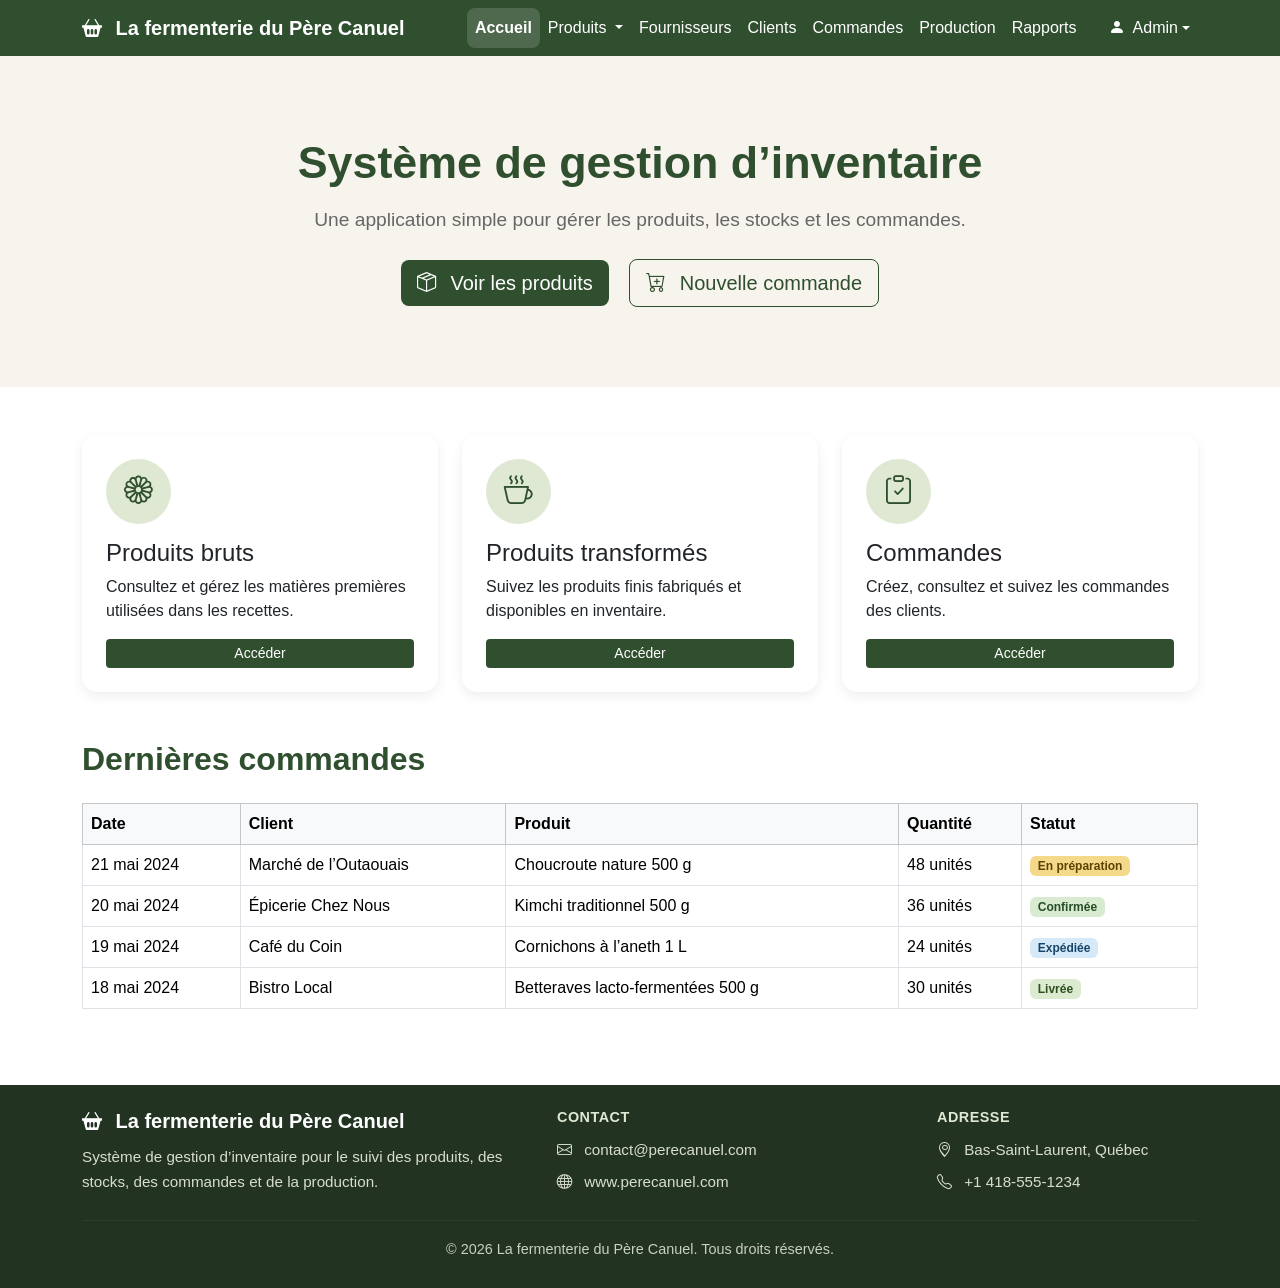
<file: TravailSessionBD/index.html>
<!DOCTYPE html>
<html lang="fr">
<head>
    <meta charset="UTF-8">
    <meta name="viewport" content="width=device-width, initial-scale=1">
    <title>Gestion d'inventaire - Père Canuel</title>
    <link href="https://cdn.jsdelivr.net/npm/bootstrap@5.3.3/dist/css/bootstrap.min.css" rel="stylesheet">
    <link href="https://cdn.jsdelivr.net/npm/bootstrap-icons@1.11.3/font/bootstrap-icons.css" rel="stylesheet">
    <link type="text/css" rel="stylesheet" href="styles/index.css"/>
</head>

<body>
  <nav class="navbar navbar-expand-lg navbar-dark">
    <div class="container">

      <a class="navbar-brand fw-bold" href="index.html">
        <i class="bi bi-basket2-fill me-2"></i>
        La fermenterie du Père Canuel
      </a>

      <button 
        class="navbar-toggler" 
        type="button" 
        data-bs-toggle="collapse" 
        data-bs-target="#navbarMenu"
      >
        <span class="navbar-toggler-icon"></span>
      </button>

      <div class="collapse navbar-collapse" id="navbarMenu">
        <ul class="navbar-nav ms-auto">

          <li class="nav-item">
            <a class="nav-link active" href="index.html">Accueil</a>
          </li>
          <li class="nav-item dropdown">
            <a class="nav-link dropdown-toggle" href="#" id="produitsDropdown" 
              role="button" data-bs-toggle="dropdown" aria-expanded="false">
              Produits
            </a>

            <ul class="dropdown-menu" aria-labelledby="produitsDropdown">
              <li>
                <a class="dropdown-item" href="produits-bruts.html">
                  Produits bruts
                </a>
              </li>

              <li>
                <a class="dropdown-item" href="produits-transformes.html">
                  Produits transformés
                </a>
              </li>
            </ul>
          </li>

          <li class="nav-item">
            <a class="nav-link" href="fournisseurs.html">Fournisseurs</a>
          </li>

          <li class="nav-item">
            <a class="nav-link" href="clients.html">Clients</a>
          </li>

          <li class="nav-item">
            <a class="nav-link" href="commandes.html">Commandes</a>
          </li>

          <li class="nav-item">
            <a class="nav-link" href="production.html">Production</a>
          </li>

          <li class="nav-item">
            <a class="nav-link" href="rapports.html">Rapports</a>
          </li>

          <li class="nav-item dropdown ms-lg-3">
            <a class="nav-link dropdown-toggle d-flex align-items-center" 
              href="#" id="userDropdown" role="button" 
              data-bs-toggle="dropdown" aria-expanded="false">
              <span class="user-avatar me-2">
                <i class="bi bi-person-fill"></i>
              </span>
              Admin
            </a>

            <ul class="dropdown-menu dropdown-menu-end" aria-labelledby="userDropdown">
              <li> 
                <a class="dropdown-item" href="#">
                  <i class="bi bi-person-circle me-2"></i>
                  Mon profil
                </a>
              </li>

              <li>
                <a class="dropdown-item" href="#">
                  <i class="bi bi-gear me-2"></i>
                  Paramètres
                </a>
              </li>

              <li>
                <hr class="dropdown-divider">
              </li>

              <li>
                <a class="dropdown-item text-danger" href="connexion.html">
                  <i class="bi bi-box-arrow-right me-2"></i>
                  Se déconnecter
                </a>
              </li>
            </ul>
          </li>
        </ul>
      </div>
    </div>
  </nav>
  <header class="hero">
    <div class="container">
      <h1>Système de gestion d’inventaire</h1>
      <p class="mt-3">
        Une application simple pour gérer les produits, les stocks et les commandes.
      </p>

      <div class="mt-4">
        <a href="produits.html" class="btn btn-principal btn-lg me-md-3">
          <i class="bi bi-box-seam me-2"></i>
          Voir les produits
        </a>

        <a href="commandes.html" class="btn btn-outline-principal btn-lg">
          <i class="bi bi-cart-plus me-2"></i>
          Nouvelle commande
        </a>
      </div>

    </div>
  </header>

  <main class="container my-5">
    <div class="row g-4">
      <div class="col-md-4">
        <div class="card feature-card h-100 p-4">
          <div class="icon-circle">
            <i class="bi bi-flower1"></i>
          </div>
          <h4>Produits bruts</h4>
          <p>
            Consultez et gérez les matières premières utilisées dans les recettes.
          </p>
          <a href="produits-bruts.html" class="btn btn-sm btn-principal mt-auto">
            Accéder
          </a>
        </div>
      </div>

      <div class="col-md-4">
        <div class="card feature-card h-100 p-4">
          <div class="icon-circle">
            <i class="bi bi-cup-hot"></i>
          </div>
          <h4>Produits transformés</h4>
          <p>
            Suivez les produits finis fabriqués et disponibles en inventaire.
          </p>
          <a href="produits-transformes.html" class="btn btn-sm btn-principal mt-auto">
            Accéder
          </a>
        </div>
      </div>

      <div class="col-md-4">
        <div class="card feature-card h-100 p-4">
          <div class="icon-circle">
            <i class="bi bi-clipboard-check"></i>
          </div>
          <h4>Commandes</h4>
          <p>
            Créez, consultez et suivez les commandes des clients.
          </p>
          <a href="commandes.html" class="btn btn-sm btn-principal mt-auto">
            Accéder
          </a>
        </div>
      </div>

    </div>

    <!-- Dernières commandes -->
    <section class="mt-5">

      <h2 class="section-title mb-4">Dernières commandes</h2>

      <div class="table-responsive">
        <table class="table table-bordered align-middle">
          <thead class="table-light">
            <tr>
              <th>Date</th>
              <th>Client</th>
              <th>Produit</th>
              <th>Quantité</th>
              <th>Statut</th>
            </tr>
          </thead>

          <tbody>
            <tr>
              <td>21 mai 2024</td>
              <td>Marché de l’Outaouais</td>
              <td>Choucroute nature 500 g</td>
              <td>48 unités</td>
              <td>
                <span class="badge badge-preparation">
                  En préparation
                </span>
              </td>
            </tr>

            <tr>
              <td>20 mai 2024</td>
              <td>Épicerie Chez Nous</td>
              <td>Kimchi traditionnel 500 g</td>
              <td>36 unités</td>
              <td>
                <span class="badge badge-confirmee">
                  Confirmée
                </span>
              </td>
            </tr>

            <tr>
              <td>19 mai 2024</td>
              <td>Café du Coin</td>
              <td>Cornichons à l’aneth 1 L</td>
              <td>24 unités</td>
              <td>
                <span class="badge badge-expediee">
                  Expédiée
                </span>
              </td>
            </tr>

            <tr>
              <td>18 mai 2024</td>
              <td>Bistro Local</td>
              <td>Betteraves lacto-fermentées 500 g</td>
              <td>30 unités</td>
              <td>
                <span class="badge badge-livree">
                  Livrée
                </span>
              </td>
            </tr>
          </tbody>
        </table>
      </div>

    </section>

  </main>

  <footer class="footer-pro">
  <div class="container py-4">
    <div class="row gy-4 align-items-center">
      <div class="col-lg-5 col-md-12">
        <h5 class="footer-title">
          <i class="bi bi-basket2-fill me-2"></i>
          La fermenterie du Père Canuel
        </h5>

        <p class="footer-text mb-0">
          Système de gestion d’inventaire pour le suivi des produits,
          des stocks, des commandes et de la production.
        </p>
      </div>

      <div class="col-lg-4 col-md-12">
        <h6 class="footer-subtitle">Contact</h6>

        <p class="footer-text mb-2">
          <i class="bi bi-envelope me-2"></i>
            contact@perecanuel.com
        </p>

        <p class="footer-text mb-0">
          <i class="bi bi-globe me-2"></i>
            www.perecanuel.com
        </p>
      </div>
      <div class="col-lg-3 col-md-12">
        <h6 class="footer-subtitle">Adresse</h6>
        <p class="footer-text mb-2">
          <i class="bi bi-geo-alt me-2"></i>
            Bas-Saint-Laurent, Québec
        </p>
        <p class="footer-text mb-0">
          <i class="bi bi-telephone me-2"></i>
            +1 418-555-1234
        </p>
      </div>

    </div>
    <hr class="footer-line">
      <div class="text-center">
        <p class="footer-bottom mb-1">
          © 2026 La fermenterie du Père Canuel. Tous droits réservés.
        </p>
      </div>
  </div>
</footer>

  <!-- Bootstrap JS -->
  <script 
    src="https://cdn.jsdelivr.net/npm/bootstrap@5.3.3/dist/js/bootstrap.bundle.min.js">
  </script>

</body>
</html>
</file>
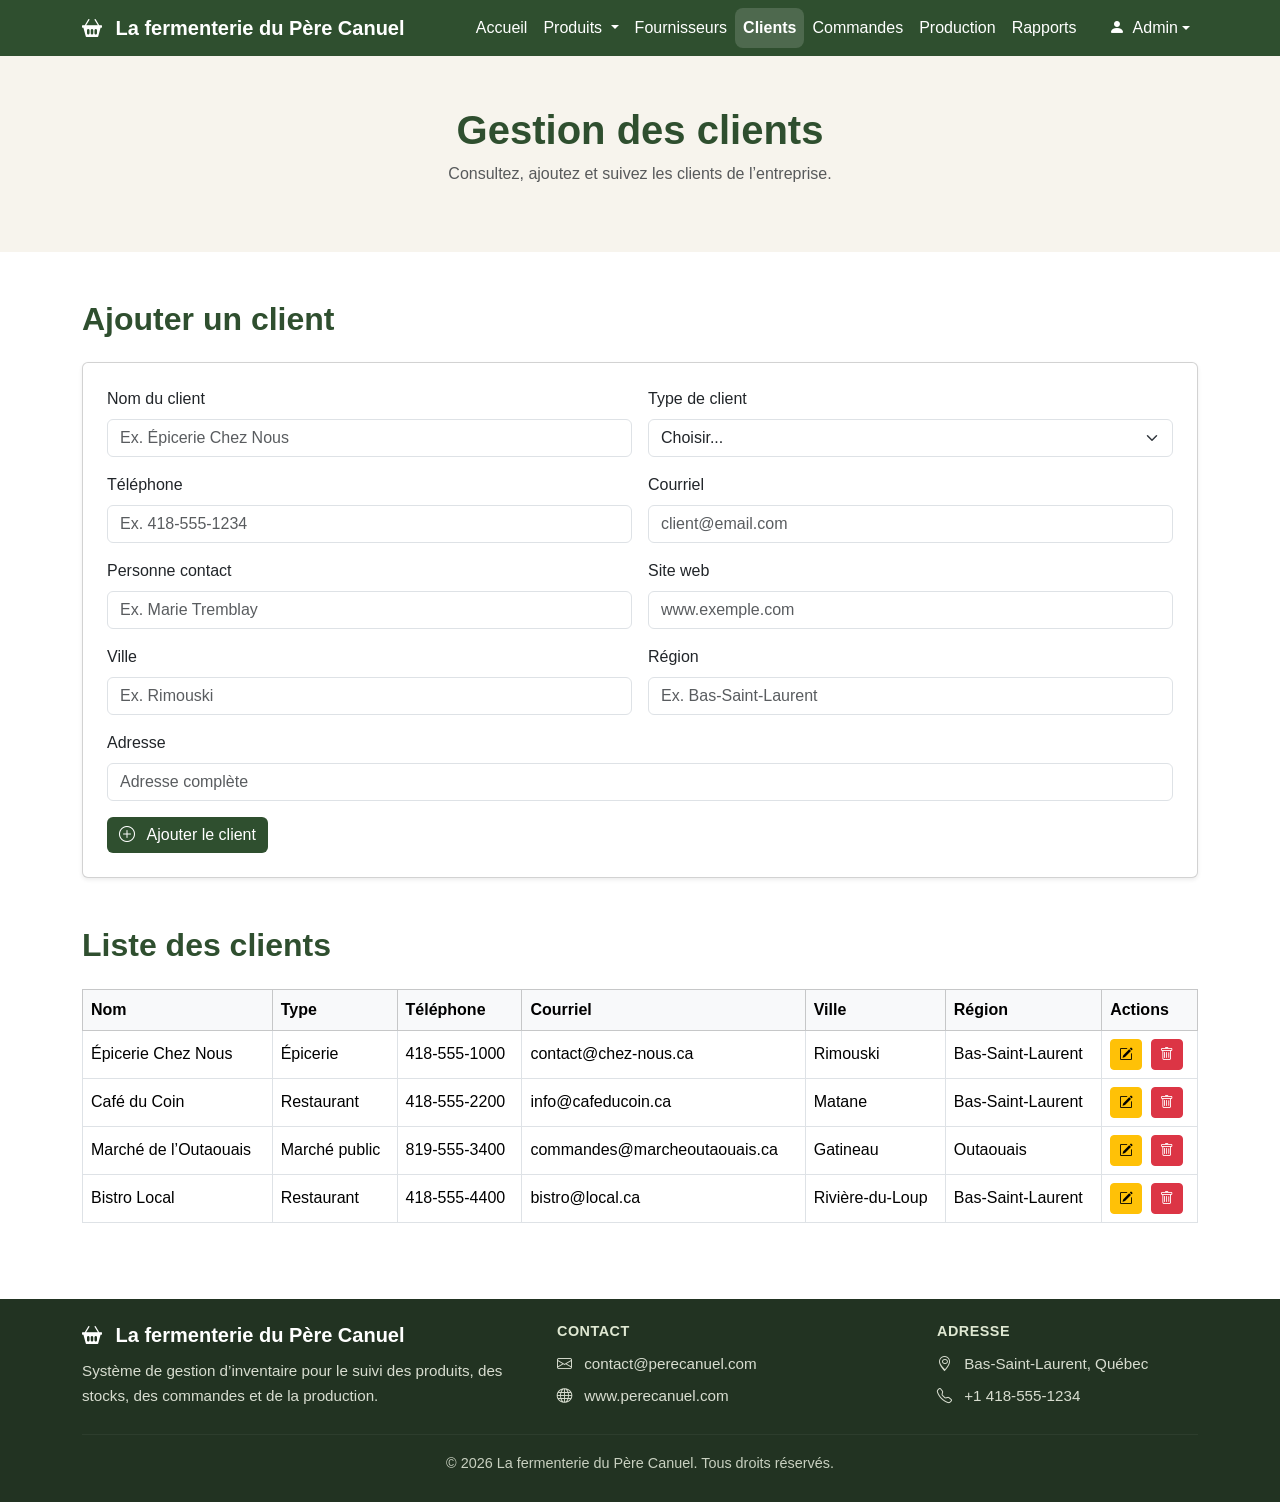
<file: TravailSessionBD/clients.html>
<!DOCTYPE html>
<html lang="fr">
<head>
  <meta charset="UTF-8">
  <meta name="viewport" content="width=device-width, initial-scale=1">
  <title>Clients - Père Canuel</title>
  <link href="https://cdn.jsdelivr.net/npm/bootstrap@5.3.3/dist/css/bootstrap.min.css" rel="stylesheet">
  <link href="https://cdn.jsdelivr.net/npm/bootstrap-icons@1.11.3/font/bootstrap-icons.css" rel="stylesheet">
  <link type="text/css" rel="stylesheet" href="styles/clients.css"/>
</head>

<body>
  <nav class="navbar navbar-expand-lg navbar-dark">
    <div class="container">
      <a class="navbar-brand fw-bold" href="index.html">
        <i class="bi bi-basket2-fill me-2"></i>
        La fermenterie du Père Canuel
      </a>

      <button class="navbar-toggler" type="button" data-bs-toggle="collapse" data-bs-target="#navbarMenu">
        <span class="navbar-toggler-icon"></span>
      </button>

      <div class="collapse navbar-collapse" id="navbarMenu">
        <ul class="navbar-nav ms-auto">
          <li class="nav-item">
            <a class="nav-link" href="index.html">Accueil</a>
          </li>

          <li class="nav-item dropdown">
            <a class="nav-link dropdown-toggle" href="#" id="produitsDropdown" role="button" data-bs-toggle="dropdown" aria-expanded="false">
              Produits
            </a>
            <ul class="dropdown-menu" aria-labelledby="produitsDropdown">
              <li><a class="dropdown-item" href="produits-bruts.html">Produits bruts</a></li>
              <li><a class="dropdown-item" href="produits-transformes.html">Produits transformés</a></li>
            </ul>
          </li>

          <li class="nav-item"><a class="nav-link" href="fournisseurs.html">Fournisseurs</a></li>
          <li class="nav-item"><a class="nav-link active" href="clients.html">Clients</a></li>
          <li class="nav-item"><a class="nav-link" href="commandes.html">Commandes</a></li>
          <li class="nav-item"><a class="nav-link" href="production.html">Production</a></li>
          <li class="nav-item"><a class="nav-link" href="rapports.html">Rapports</a></li>

          <li class="nav-item dropdown ms-lg-3">
            <a class="nav-link dropdown-toggle d-flex align-items-center" href="#" id="userDropdown" role="button" data-bs-toggle="dropdown" aria-expanded="false">
              <span class="user-avatar me-2">
                <i class="bi bi-person-fill"></i>
              </span>
              Admin
            </a>

            <ul class="dropdown-menu dropdown-menu-end" aria-labelledby="userDropdown">
              <li>
                <a class="dropdown-item" href="#">
                  <i class="bi bi-person-circle me-2"></i>
                  Mon profil
                </a>
              </li>
              <li>
                <a class="dropdown-item" href="#">
                  <i class="bi bi-gear me-2"></i>
                  Paramètres
                </a>
              </li>
              <li><hr class="dropdown-divider"></li>
              <li>
                <a class="dropdown-item text-danger" href="connexion.html">
                  <i class="bi bi-box-arrow-right me-2"></i>
                  Se déconnecter
                </a>
              </li>
            </ul>
          </li>

        </ul>
      </div>
    </div>
  </nav>

  <header class="page-header">
    <div class="container">
      <h1>Gestion des clients</h1>
      <p class="text-muted">Consultez, ajoutez et suivez les clients de l’entreprise.</p>
    </div>
  </header>

  <main class="container my-5">
    <section class="mb-5">
      <h2 class="section-title mb-4">Ajouter un client</h2>

      <div class="card shadow-sm p-4">
        <form>
          <div class="row g-3">
            <div class="col-md-6">
              <label for="nomClient" class="form-label">Nom du client</label>
              <input type="text" class="form-control" id="nomClient" placeholder="Ex. Épicerie Chez Nous">
            </div>

            <div class="col-md-6">
              <label for="typeClient" class="form-label">Type de client</label>
              <select class="form-select" id="typeClient">
                <option selected>Choisir...</option>
                <option>Particulier</option>
                <option>Épicerie</option>
                <option>Restaurant</option>
                <option>Marché public</option>
              </select>
            </div>

            <div class="col-md-6">
              <label for="telephoneClient" class="form-label">Téléphone</label>
              <input type="text" class="form-control" id="telephoneClient" placeholder="Ex. 418-555-1234">
            </div>

            <div class="col-md-6">
              <label for="courrielClient" class="form-label">Courriel</label>
              <input type="email" class="form-control" id="courrielClient" placeholder="client@email.com">
            </div>

            <div class="col-md-6">
              <label for="contactClient" class="form-label">Personne contact</label>
              <input type="text" class="form-control" id="contactClient" placeholder="Ex. Marie Tremblay">
            </div>

            <div class="col-md-6">
              <label for="siteClient" class="form-label">Site web</label>
              <input type="text" class="form-control" id="siteClient" placeholder="www.exemple.com">
            </div>

            <div class="col-md-6">
              <label for="villeClient" class="form-label">Ville</label>
              <input type="text" class="form-control" id="villeClient" placeholder="Ex. Rimouski">
            </div>

            <div class="col-md-6">
              <label for="regionClient" class="form-label">Région</label>
              <input type="text" class="form-control" id="regionClient" placeholder="Ex. Bas-Saint-Laurent">
            </div>

            <div class="col-12">
              <label for="adresseClient" class="form-label">Adresse</label>
              <input type="text" class="form-control" id="adresseClient" placeholder="Adresse complète">
            </div>

            <div class="col-12">
              <button type="submit" class="btn btn-principal">
                <i class="bi bi-plus-circle me-2"></i>
                Ajouter le client
              </button>
            </div>
          </div>
        </form>
      </div>
    </section>

    <section>
      <h2 class="section-title mb-4">Liste des clients</h2>

      <div class="table-responsive">
        <table class="table table-bordered align-middle">
          <thead class="table-light">
            <tr>
              <th>Nom</th>
              <th>Type</th>
              <th>Téléphone</th>
              <th>Courriel</th>
              <th>Ville</th>
              <th>Région</th>
              <th>Actions</th>
            </tr>
          </thead>

          <tbody>
            <tr>
              <td>Épicerie Chez Nous</td>
              <td>Épicerie</td>
              <td>418-555-1000</td>
              <td>contact@chez-nous.ca</td>
              <td>Rimouski</td>
              <td>Bas-Saint-Laurent</td>
              <td>
                <button class="btn btn-sm btn-warning me-1" data-bs-toggle="modal" data-bs-target="#modifierModal">
                  <i class="bi bi-pencil-square"></i>
                </button>

                <button class="btn btn-sm btn-danger" data-bs-toggle="modal" data-bs-target="#supprimerModal">
                  <i class="bi bi-trash"></i>
                </button>
              </td>
            </tr>
            <tr>
              <td>Café du Coin</td>
              <td>Restaurant</td> 
              <td>418-555-2200</td>
              <td>info@cafeducoin.ca</td>
              <td>Matane</td>
              <td>Bas-Saint-Laurent</td>
              <td>
                <button class="btn btn-sm btn-warning me-1" data-bs-toggle="modal" data-bs-target="#modifierModal">
                  <i class="bi bi-pencil-square"></i>
                </button>

                <button class="btn btn-sm btn-danger" data-bs-toggle="modal" data-bs-target="#supprimerModal">
                  <i class="bi bi-trash"></i>
                </button>
              </td>
            </tr>
            <tr>
              <td>Marché de l’Outaouais</td>
              <td>Marché public</td>
              <td>819-555-3400</td>
              <td>commandes@marcheoutaouais.ca</td>
              <td>Gatineau</td>
              <td>Outaouais</td>
              <td>
                <button class="btn btn-sm btn-warning me-1" data-bs-toggle="modal" data-bs-target="#modifierModal">
                  <i class="bi bi-pencil-square"></i>
                </button>

                <button class="btn btn-sm btn-danger" data-bs-toggle="modal" data-bs-target="#supprimerModal">
                  <i class="bi bi-trash"></i>
                </button>
              </td>
            </tr>
            <tr>
              <td>Bistro Local</td>
              <td>Restaurant</td>
              <td>418-555-4400</td>
              <td>bistro@local.ca</td>
              <td>Rivière-du-Loup</td>
              <td>Bas-Saint-Laurent</td>
              <td>
                <button class="btn btn-sm btn-warning me-1" data-bs-toggle="modal" data-bs-target="#modifierModal">
                  <i class="bi bi-pencil-square"></i>
                </button>

                <button class="btn btn-sm btn-danger" data-bs-toggle="modal" data-bs-target="#supprimerModal">
                  <i class="bi bi-trash"></i>
                </button>
              </td>
            </tr>
          </tbody>
        </table>
      </div>
    </section>
  </main>

  <footer class="footer-pro">
    <div class="container py-4">
      <div class="row gy-4 align-items-center">

        <div class="col-lg-5 col-md-12">
          <h5 class="footer-title">
            <i class="bi bi-basket2-fill me-2"></i>
            La fermenterie du Père Canuel
          </h5>
          <p class="footer-text mb-0">
            Système de gestion d’inventaire pour le suivi des produits,
            des stocks, des commandes et de la production.
          </p>
        </div>

        <div class="col-lg-4 col-md-12">
          <h6 class="footer-subtitle">Contact</h6>
          <p class="footer-text mb-2">
            <i class="bi bi-envelope me-2"></i>
            contact@perecanuel.com
          </p>
          <p class="footer-text mb-0">
            <i class="bi bi-globe me-2"></i>
            www.perecanuel.com
          </p>
        </div>

        <div class="col-lg-3 col-md-12">
          <h6 class="footer-subtitle">Adresse</h6>
          <p class="footer-text mb-2">
            <i class="bi bi-geo-alt me-2"></i>
            Bas-Saint-Laurent, Québec
          </p>
          <p class="footer-text mb-0">
            <i class="bi bi-telephone me-2"></i>
            +1 418-555-1234
          </p>
        </div>

      </div>

      <hr class="footer-line">
      <div class="text-center">
        <p class="footer-bottom mb-1">
          © 2026 La fermenterie du Père Canuel. Tous droits réservés.
        </p>
      </div>
    </div>
  </footer>

  <!-- Ça c'est le modal de modification client d'accord Thomas hahaha-->
  <div class="modal fade" id="modifierModal" tabindex="-1" aria-labelledby="modifierModalLabel" aria-hidden="true">
    <div class="modal-dialog modal-lg">
      <div class="modal-content">
        <div class="modal-header">
          <h5 class="modal-title" id="modifierModalLabel">
            Modifier client
          </h5>
          <button type="button" class="btn-close" data-bs-dismiss="modal" aria-label="Fermer"></button>
        </div>
        <div class="modal-body">
          <form id="formModification">
            <div class="row g-3" id="champsModification">
              <form>
            <div class="row g-3">
            <div class="col-md-6">
              <label for="nomClient" class="form-label">Nom du client</label>
              <input type="text" class="form-control" id="nomClient">
            </div>
            <div class="col-md-6">
              <label for="typeClient" class="form-label">Type de client</label>
              <select class="form-select" id="typeClient">
                <option selected>Choisir...</option>
                <option>Particulier</option>
                <option>Épicerie</option>
                <option>Restaurant</option>
                <option>Marché public</option>
              </select>
            </div>
            <div class="col-md-6">
              <label for="telephoneClient" class="form-label">Téléphone</label>
              <input type="text" class="form-control" id="telephoneClient">
            </div>

            <div class="col-md-6">
              <label for="courrielClient" class="form-label">Courriel</label>
              <input type="email" class="form-control" id="courrielClient">
            </div>

            <div class="col-md-6">
              <label for="contactClient" class="form-label">Personne contact</label>
              <input type="text" class="form-control" id="contactClient">
            </div>

            <div class="col-md-6">
              <label for="siteClient" class="form-label">Site web</label>
              <input type="text" class="form-control" id="siteClient">
            </div>

            <div class="col-md-6">
              <label for="villeClient" class="form-label">Ville</label>
              <input type="text" class="form-control" id="villeClient">
            </div>

            <div class="col-md-6">
              <label for="regionClient" class="form-label">Région</label>
              <input type="text" class="form-control" id="regionClient">
            </div>

            <div class="col-12">
              <label for="adresseClient" class="form-label">Adresse</label>
              <input type="text" class="form-control" id="adresseClient">
            </div>
          </form>
        </div>
        <div class="modal-footer">
          <button type="button" class="btn btn-secondary" data-bs-dismiss="modal">
            Annuler
          </button>
          <button type="submit" class="btn btn-principal" onclick="">
            <i class="bi bi-check-circle me-2"></i>
            Modifier
          </button>
        </div>
      </div>
    </div>
  </div>

  <!--Modal de confirmation de suppression -->
  <div class="modal fade" id="supprimerModal" tabindex="-1">
  <div class="modal-dialog">
    <div class="modal-content">
      <div class="modal-header"><h5 class="modal-title">Confirmation</h5></div>
      <div class="modal-body">Supprimer ce client ?</div>
      <div class="modal-footer">
        <button type="button" class="btn btn-secondary" data-bs-dismiss="modal">Annuler</button>
        <button type="button" class="btn btn-danger">Supprimer</button>
      </div>
    </div>
  </div>
</div>
  <script src="https://cdn.jsdelivr.net/npm/bootstrap@5.3.3/dist/js/bootstrap.bundle.min.js"></script>
  </body>
</html>
</file>
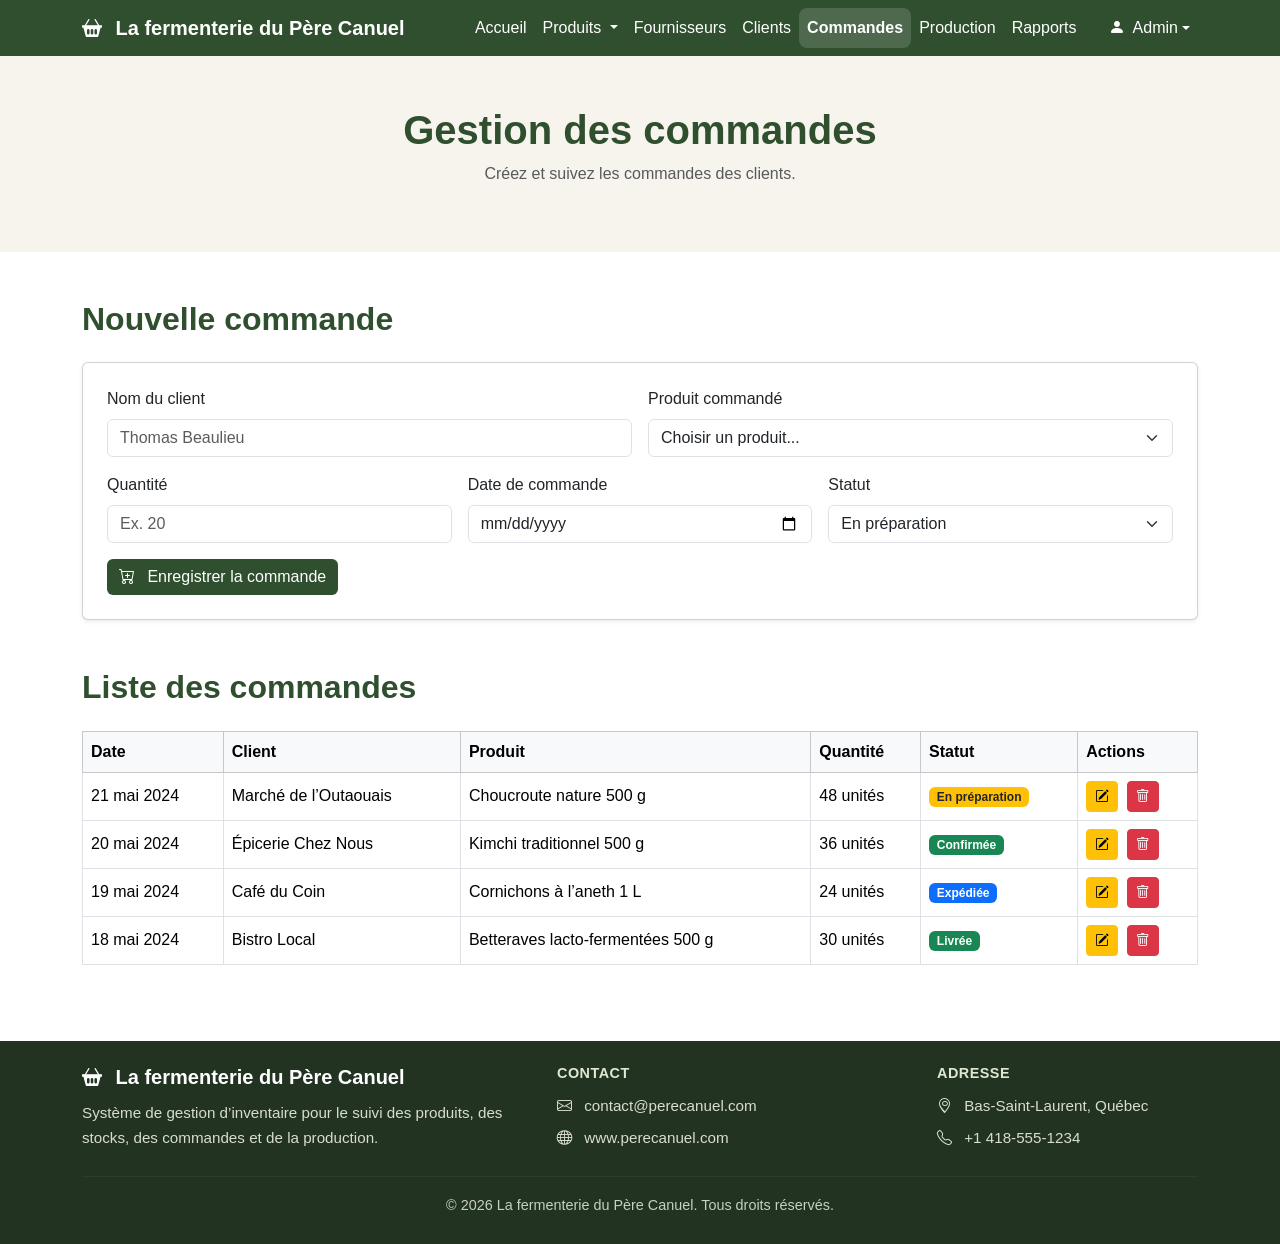
<file: TravailSessionBD/commandes.html>
<!DOCTYPE html>
<html lang="fr">
<head>
    <meta charset="UTF-8">
    <meta name="viewport" content="width=device-width, initial-scale=1">
    <title>Gestion d'inventaire - Père Canuel</title>
    <link href="https://cdn.jsdelivr.net/npm/bootstrap@5.3.3/dist/css/bootstrap.min.css" rel="stylesheet">
    <link href="https://cdn.jsdelivr.net/npm/bootstrap-icons@1.11.3/font/bootstrap-icons.css" rel="stylesheet">
    <link type="text/css" rel="stylesheet" href="styles/commandes.css"/>
</head>

<body>

 <nav class="navbar navbar-expand-lg navbar-dark">
    <div class="container">
      <a class="navbar-brand fw-bold" href="index.html">
        <i class="bi bi-basket2-fill me-2"></i>
        La fermenterie du Père Canuel
      </a>

      <button class="navbar-toggler" type="button" data-bs-toggle="collapse" data-bs-target="#navbarMenu">
        <span class="navbar-toggler-icon"></span>
      </button>

      <div class="collapse navbar-collapse" id="navbarMenu">
        <ul class="navbar-nav ms-auto">

          <li class="nav-item">
            <a class="nav-link" href="index.html">Accueil</a>
          </li>

          <li class="nav-item dropdown">
            <a class="nav-link dropdown-toggle" href="#" id="produitsDropdown" role="button" 
              data-bs-toggle="dropdown" aria-expanded="false">
              Produits
            </a>

            <ul class="dropdown-menu" aria-labelledby="produitsDropdown">
              <li>
                <a class="dropdown-item" href="produits-bruts.html">
                  Produits bruts
                </a>
              </li>

              <li>
                <a class="dropdown-item" href="produits-transformes.html">
                  Produits transformés
                </a>
              </li>
            </ul>
          </li>

          <li class="nav-item">
            <a class="nav-link" href="fournisseurs.html">Fournisseurs</a>
          </li>

          <li class="nav-item">
            <a class="nav-link" href="clients.html">Clients</a>
          </li>

          <li class="nav-item">
            <a class="nav-link active" href="commandes.html">Commandes</a>
          </li>

          <li class="nav-item">
            <a class="nav-link" href="production.html">Production</a>
          </li>

          <li class="nav-item">
            <a class="nav-link" href="rapports.html">Rapports</a>
          </li>

          <li class="nav-item dropdown ms-lg-3">
            <a class="nav-link dropdown-toggle d-flex align-items-center" 
              href="#" id="userDropdown" role="button" 
              data-bs-toggle="dropdown" aria-expanded="false">
              <span class="user-avatar me-2">
                <i class="bi bi-person-fill"></i>
              </span>
              Admin
            </a>

            <ul class="dropdown-menu dropdown-menu-end" aria-labelledby="userDropdown">
              <li> 
                <a class="dropdown-item" href="#">
                  <i class="bi bi-person-circle me-2"></i>
                  Mon profil
                </a>
              </li>

              <li>
                <a class="dropdown-item" href="#">
                  <i class="bi bi-gear me-2"></i>
                  Paramètres
                </a>
              </li>

              <li>
                <hr class="dropdown-divider">
              </li>

              <li>
                <a class="dropdown-item text-danger" href="connexion.html">
                  <i class="bi bi-box-arrow-right me-2"></i>
                  Se déconnecter
                </a>
              </li>
            </ul>
          </li>
        </ul>
      </div>
    </div>
  </nav>

  <header class="page-header">
    <div class="container">
      <h1>Gestion des commandes</h1>
      <p class="text-muted">
        Créez et suivez les commandes des clients.
      </p>
    </div>
  </header>

  <main class="container my-5">
    <section class="mb-5">
      <h2 class="section-title mb-4">Nouvelle commande</h2>

      <div class="card p-4 shadow-sm">
        <form>
          <div class="row g-3">
            <div class="col-md-6">
              <label for="client" class="form-label">Nom du client</label>
              <input type="text" class="form-control" id="client" placeholder="Thomas Beaulieu">
            </div>

            <div class="col-md-6">
              <label for="produit" class="form-label">Produit commandé</label>
              <select class="form-select" id="produit">
                <option selected>Choisir un produit...</option>
                <option>Choucroute nature 500 g</option>
                <option>Kimchi traditionnel 500 g</option>
                <option>Cornichons à l’aneth 1 L</option>
                <option>Betteraves lacto-fermentées 500 g</option>
              </select>
            </div>

            <div class="col-md-4">
              <label for="quantite" class="form-label">Quantité</label>
              <input type="number" class="form-control" id="quantite" placeholder="Ex. 20">
            </div>

            <div class="col-md-4">
              <label for="dateCommande" class="form-label">Date de commande</label>
              <input type="date" class="form-control" id="dateCommande">
            </div>

            <div class="col-md-4">
              <label for="statut" class="form-label">Statut</label>
              <select class="form-select" id="statut">
                <option>En préparation</option>
                <option>Confirmée</option>
                <option>Expédiée</option>
                <option>Livrée</option>
              </select>
            </div>

            <div class="col-12">
              <button type="submit" class="btn btn-principal">
                <i class="bi bi-cart-plus me-2"></i>
                Enregistrer la commande
              </button>
            </div>
          </div>
        </form>
      </div>
    </section>

    <section>
      <h2 class="section-title mb-4">Liste des commandes</h2>
      <div class="table-responsive">
        <table class="table table-bordered align-middle">
          <thead class="table-light">
            <tr>
              <th>Date</th>
              <th>Client</th>
              <th>Produit</th>
              <th>Quantité</th>
              <th>Statut</th>
              <th>Actions</th>
            </tr>
          </thead>

          <tbody>
            <tr>
              <td>21 mai 2024</td>
              <td>Marché de l’Outaouais</td>
              <td>Choucroute nature 500 g</td>
              <td>48 unités</td>
              <td><span class="badge bg-warning text-dark">En préparation</span></td>
              <td>
                <button class="btn btn-sm btn-warning me-1" data-bs-toggle="modal" data-bs-target="#modifierModal">
                  <i class="bi bi-pencil-square"></i>
                </button>

                <button class="btn btn-sm btn-danger" data-bs-toggle="modal" data-bs-target="#supprimerModal">
                  <i class="bi bi-trash"></i>
                </button>
              </td>
            </tr>

            <tr>
              <td>20 mai 2024</td>
              <td>Épicerie Chez Nous</td>
              <td>Kimchi traditionnel 500 g</td>
              <td>36 unités</td>
              <td><span class="badge bg-success">Confirmée</span></td>
              <td>
                <button class="btn btn-sm btn-warning me-1" data-bs-toggle="modal" data-bs-target="#modifierModal">
                  <i class="bi bi-pencil-square"></i>
                </button>

                <button class="btn btn-sm btn-danger" data-bs-toggle="modal" data-bs-target="#supprimerModal">
                  <i class="bi bi-trash"></i>
                </button>
              </td>
            </tr>

            <tr>
              <td>19 mai 2024</td>
              <td>Café du Coin</td>
              <td>Cornichons à l’aneth 1 L</td>
              <td>24 unités</td>
              <td><span class="badge bg-primary">Expédiée</span></td>
              <td>
                <button class="btn btn-sm btn-warning me-1" data-bs-toggle="modal" data-bs-target="#modifierModal">
                  <i class="bi bi-pencil-square"></i>
                </button>

                <button class="btn btn-sm btn-danger" data-bs-toggle="modal" data-bs-target="#supprimerModal">
                  <i class="bi bi-trash"></i>
                </button>
              </td>
            </tr>

            <tr>
              <td>18 mai 2024</td>
              <td>Bistro Local</td>
              <td>Betteraves lacto-fermentées 500 g</td>
              <td>30 unités</td>
              <td><span class="badge bg-success">Livrée</span></td>
              <td>
                <button class="btn btn-sm btn-warning me-1" data-bs-toggle="modal" data-bs-target="#modifierModal">
                  <i class="bi bi-pencil-square"></i>
                </button>

                <button class="btn btn-sm btn-danger" data-bs-toggle="modal" data-bs-target="#supprimerModal">
                  <i class="bi bi-trash"></i>
                </button>
              </td>
            </tr>
          </tbody>
        </table>
      </div>
    </section>

  </main>

  <footer class="footer-pro">
  <div class="container py-4">
    <div class="row gy-4 align-items-center">
      <div class="col-lg-5 col-md-12">
        <h5 class="footer-title">
          <i class="bi bi-basket2-fill me-2"></i>
          La fermenterie du Père Canuel
        </h5>

        <p class="footer-text mb-0">
          Système de gestion d’inventaire pour le suivi des produits,
          des stocks, des commandes et de la production.
        </p>
      </div>

      <div class="col-lg-4 col-md-12">
        <h6 class="footer-subtitle">Contact</h6>

        <p class="footer-text mb-2">
          <i class="bi bi-envelope me-2"></i>
            contact@perecanuel.com
        </p>

        <p class="footer-text mb-0">
          <i class="bi bi-globe me-2"></i>
            www.perecanuel.com
        </p>
      </div>
      <div class="col-lg-3 col-md-12">
        <h6 class="footer-subtitle">Adresse</h6>
        <p class="footer-text mb-2">
          <i class="bi bi-geo-alt me-2"></i>
            Bas-Saint-Laurent, Québec
        </p>
        <p class="footer-text mb-0">
          <i class="bi bi-telephone me-2"></i>
            +1 418-555-1234
        </p>
      </div>

    </div>
    <hr class="footer-line">
      <div class="text-center">
        <p class="footer-bottom mb-1">
          © 2026 La fermenterie du Père Canuel. Tous droits réservés.
        </p>
      </div>
    </hr>
  </div>
</footer>

<div class="modal fade" id="modifierModal" tabindex="-1" aria-labelledby="modifierModalLabel" aria-hidden="true">
    <div class="modal-dialog modal-lg">
      <div class="modal-content">
        <div class="modal-header">
          <h5 class="modal-title" id="modifierModalLabel">
            Modifier commande
          </h5>
          <button type="button" class="btn-close" data-bs-dismiss="modal" aria-label="Fermer"></button>
        </div>
        <div class="modal-body">
          <form>
            <div class="row g-3">
              <div class="col-md-6">
                <label for="client" class="form-label">Nom du client</label>
                <input type="text" class="form-control" id="client">
              </div>

              <div class="col-md-6">
                <label for="produit" class="form-label">Produit commandé</label>
                <select class="form-select" id="produit">
                  <option selected>Choisir un produit...</option>
                  <option>Choucroute nature 500 g</option>
                  <option>Kimchi traditionnel 500 g</option>
                  <option>Cornichons à l’aneth 1 L</option>
                  <option>Betteraves lacto-fermentées 500 g</option>
                </select>
              </div>

              <div class="col-md-4">
                <label for="quantite" class="form-label">Quantité</label>
                <input type="number" class="form-control" id="quantite">
              </div>

              <div class="col-md-4">
                <label for="dateCommande" class="form-label">Date de commande</label>
                <input type="date" class="form-control" id="dateCommande">
              </div>

              <div class="col-md-4">
                <label for="statut" class="form-label">Statut</label>
                <select class="form-select" id="statut">
                  <option>En préparation</option>
                  <option>Confirmée</option>
                  <option>Expédiée</option>
                  <option>Livrée</option>
                </select>
              </div>
            </div>
          </form> 
        </div>      
        <div class="modal-footer">
          <button type="button" class="btn btn-secondary" data-bs-dismiss="modal">
            Annuler
          </button>
          <button type="submit" class="btn btn-principal" onclick="">
            <i class="bi bi-check-circle me-2"></i>
            Modifier
          </button>
        </div>
      </div>
    </div>
  </div>

  <script 
    src="https://cdn.jsdelivr.net/npm/bootstrap@5.3.3/dist/js/bootstrap.bundle.min.js">
  </script>

</body>
</html>
</file>
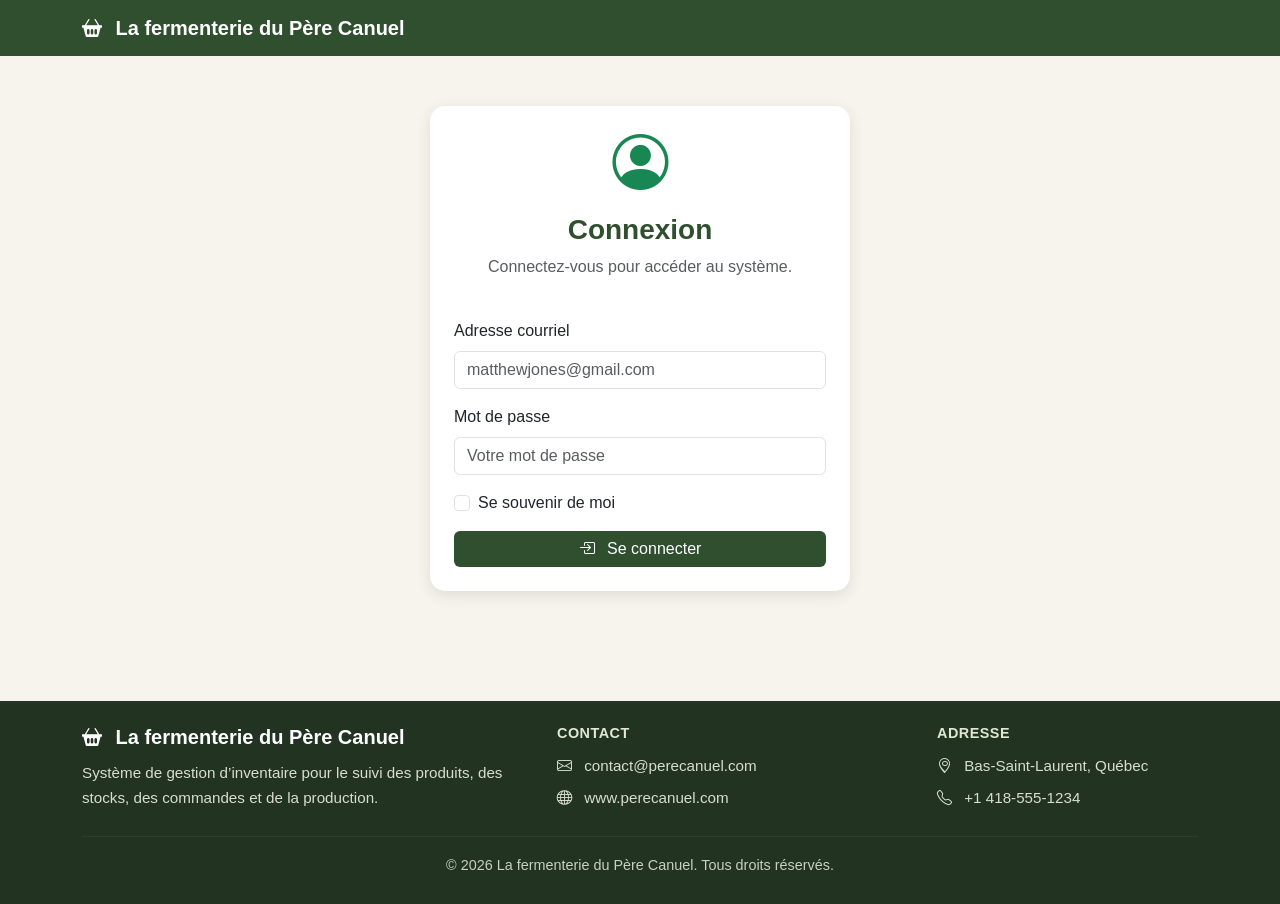
<file: TravailSessionBD/connexion.html>
<!DOCTYPE html>
<html lang="fr">
<head>
   <meta charset="UTF-8">
    <meta name="viewport" content="width=device-width, initial-scale=1">
    <title>Gestion d'inventaire - Père Canuel</title>
    <link href="https://cdn.jsdelivr.net/npm/bootstrap@5.3.3/dist/css/bootstrap.min.css" rel="stylesheet">
    <link href="https://cdn.jsdelivr.net/npm/bootstrap-icons@1.11.3/font/bootstrap-icons.css" rel="stylesheet">
    <link type="text/css" rel="stylesheet" href="styles/connexion.css"/>
</head>

<body>
  <nav class="navbar navbar-expand-lg navbar-dark">
    <div class="container">

      <a class="navbar-brand fw-bold" href="index.html">
        <i class="bi bi-basket2-fill me-2"></i>
        La fermenterie du Père Canuel
      </a>

      <button class="navbar-toggler" type="button" data-bs-toggle="collapse" data-bs-target="#navbarMenu">
        <span class="navbar-toggler-icon"></span>
      </button>
    </div>
  </nav>

  <main class="login-container">

    <div class="card login-card p-4">

      <div class="text-center mb-4">
        <i class="bi bi-person-circle display-4 text-success"></i>
        <h1 class="h3 mt-3">Connexion</h1>
        <p class="text-muted">
          Connectez-vous pour accéder au système.
        </p>
      </div>

      <form>
        <div class="mb-3">
          <label for="email" class="form-label">Adresse courriel</label>
          <input 
            type="email" 
            class="form-control" 
            id="email" 
            placeholder="matthewjones@gmail.com"
          >
        </div>

        <div class="mb-3">
          <label for="password" class="form-label">Mot de passe</label>
          <input 
            type="password" 
            class="form-control" 
            id="password" 
            placeholder="Votre mot de passe"
          >
        </div>

        <div class="mb-3 form-check">
          <input 
            type="checkbox" 
            class="form-check-input" 
            id="remember"
          >
          <label class="form-check-label" for="remember">
            Se souvenir de moi
          </label>
        </div>

        <a href="index.html" class="btn btn-principal w-100">
          <i class="bi bi-box-arrow-in-right me-2"></i>
          Se connecter
        </a>
      </form>
    </div>
  </main>

  <footer class="footer-pro">
  <div class="container py-4">
    <div class="row gy-4 align-items-center">
      <div class="col-lg-5 col-md-12">
        <h5 class="footer-title">
          <i class="bi bi-basket2-fill me-2"></i>
          La fermenterie du Père Canuel
        </h5>

        <p class="footer-text mb-0">
          Système de gestion d’inventaire pour le suivi des produits,
          des stocks, des commandes et de la production.
        </p>
      </div>

      <div class="col-lg-4 col-md-12">
        <h6 class="footer-subtitle">Contact</h6>

        <p class="footer-text mb-2">
          <i class="bi bi-envelope me-2"></i>
            contact@perecanuel.com
        </p>

        <p class="footer-text mb-0">
          <i class="bi bi-globe me-2"></i>
            www.perecanuel.com
        </p>
      </div>
      <div class="col-lg-3 col-md-12">
        <h6 class="footer-subtitle">Adresse</h6>
        <p class="footer-text mb-2">
          <i class="bi bi-geo-alt me-2"></i>
            Bas-Saint-Laurent, Québec
        </p>
        <p class="footer-text mb-0">
          <i class="bi bi-telephone me-2"></i>
            +1 418-555-1234
        </p>
      </div>

    </div>
    <hr class="footer-line">
      <div class="text-center">
        <p class="footer-bottom mb-1">
          © 2026 La fermenterie du Père Canuel. Tous droits réservés.
        </p>
      </div>
    </hr>
  </div>
</footer>

  <script 
    src="https://cdn.jsdelivr.net/npm/bootstrap@5.3.3/dist/js/bootstrap.bundle.min.js">
  </script>

</body>
</html>
</file>
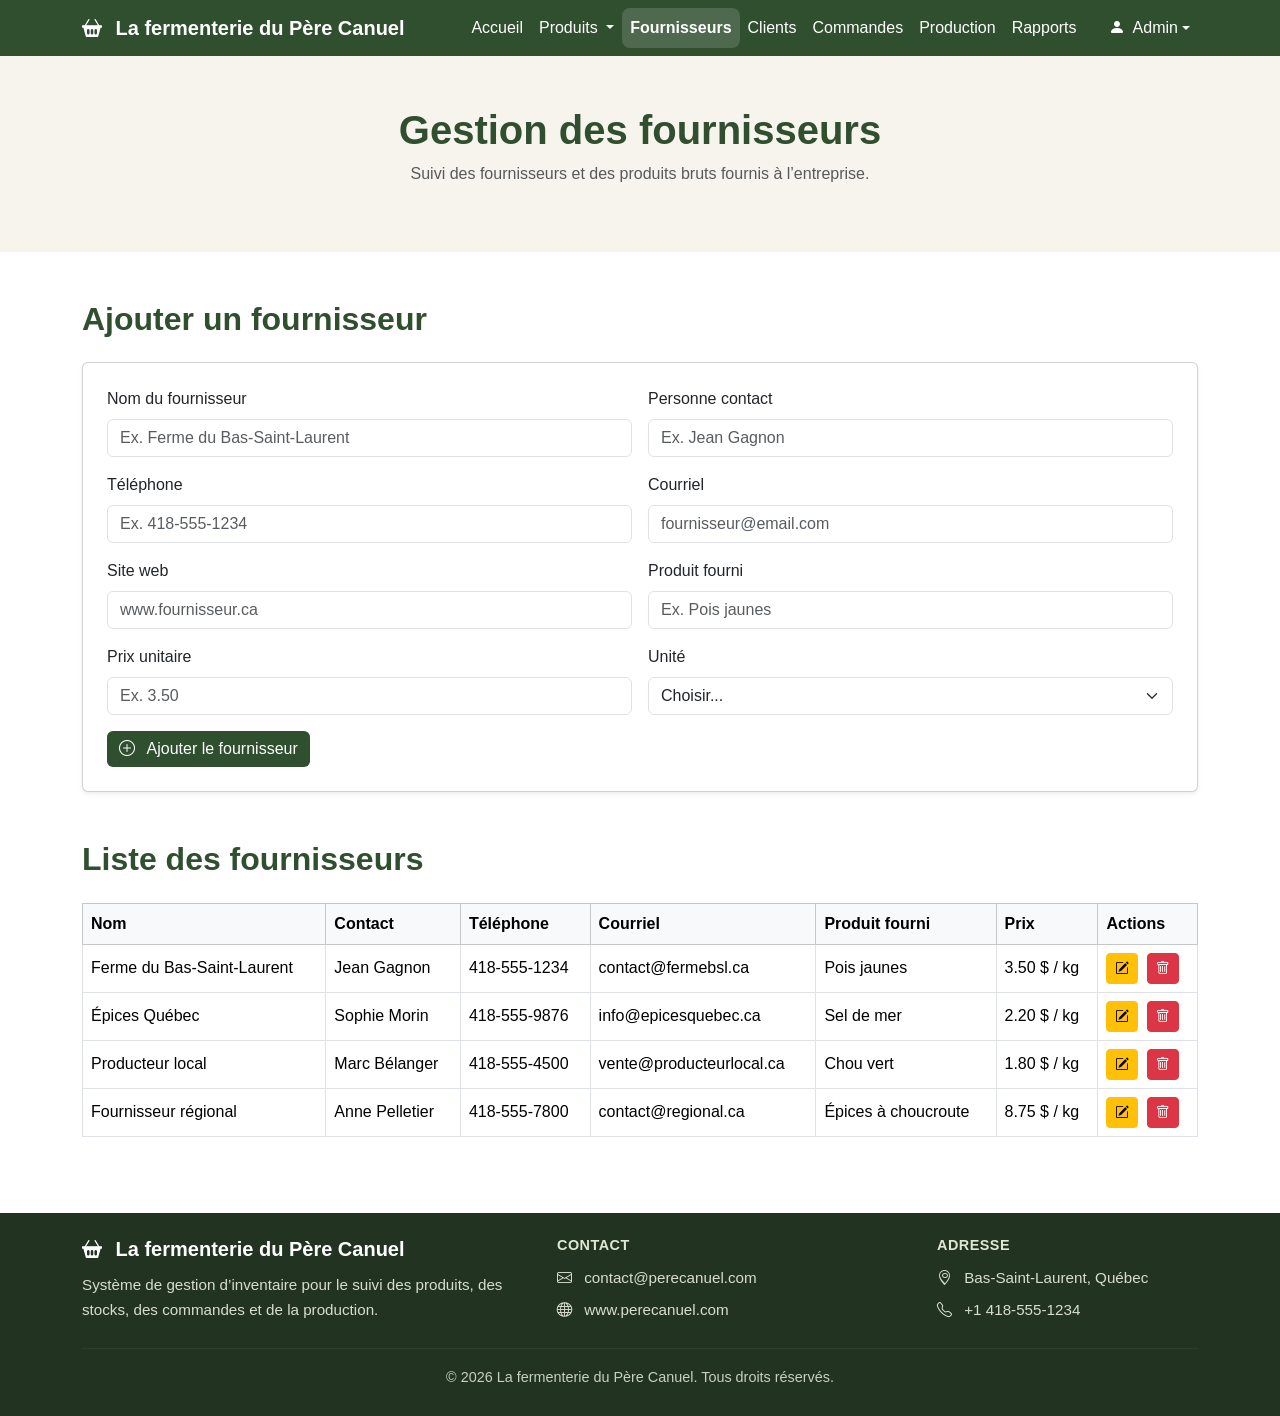
<file: TravailSessionBD/fournisseurs.html>
<!DOCTYPE html>
<html lang="fr">
<head>
  <meta charset="UTF-8">
  <meta name="viewport" content="width=device-width, initial-scale=1">
  <title>Fournisseurs - Père Canuel</title>
  <link href="https://cdn.jsdelivr.net/npm/bootstrap@5.3.3/dist/css/bootstrap.min.css" rel="stylesheet">
  <link href="https://cdn.jsdelivr.net/npm/bootstrap-icons@1.11.3/font/bootstrap-icons.css" rel="stylesheet">
  <link type="text/css" rel="stylesheet" href="styles/fournisseurs.css"/>
</head> 

<body>
  <nav class="navbar navbar-expand-lg navbar-dark">
    <div class="container">
      <a class="navbar-brand fw-bold" href="index.html">
        <i class="bi bi-basket2-fill me-2"></i>
        La fermenterie du Père Canuel
      </a>

      <button class="navbar-toggler" type="button" data-bs-toggle="collapse" data-bs-target="#navbarMenu">
        <span class="navbar-toggler-icon"></span>
      </button>

      <div class="collapse navbar-collapse" id="navbarMenu">
        <ul class="navbar-nav ms-auto">
          <li class="nav-item">
            <a class="nav-link" href="index.html">Accueil</a>
          </li>

          <li class="nav-item dropdown">
            <a class="nav-link dropdown-toggle" href="#" id="produitsDropdown" role="button" data-bs-toggle="dropdown" aria-expanded="false">
              Produits
            </a>
            <ul class="dropdown-menu" aria-labelledby="produitsDropdown">
              <li><a class="dropdown-item" href="produits-bruts.html">Produits bruts</a></li>
              <li><a class="dropdown-item" href="produits-transformes.html">Produits transformés</a></li>
            </ul>
          </li>

          <li class="nav-item"><a class="nav-link active" href="fournisseurs.html">Fournisseurs</a></li>
          <li class="nav-item"><a class="nav-link" href="clients.html">Clients</a></li>
          <li class="nav-item"><a class="nav-link" href="commandes.html">Commandes</a></li>
          <li class="nav-item"><a class="nav-link" href="production.html">Production</a></li>
          <li class="nav-item"><a class="nav-link" href="rapports.html">Rapports</a></li>

          <li class="nav-item dropdown ms-lg-3">
            <a class="nav-link dropdown-toggle d-flex align-items-center" href="#" id="userDropdown" role="button" data-bs-toggle="dropdown" aria-expanded="false">
              <span class="user-avatar me-2">
                <i class="bi bi-person-fill"></i>
              </span>
              Admin
            </a>

            <ul class="dropdown-menu dropdown-menu-end" aria-labelledby="userDropdown">
              <li>
                <a class="dropdown-item" href="#">
                  <i class="bi bi-person-circle me-2"></i>
                  Mon profil
                </a>
              </li>
              <li>
                <a class="dropdown-item" href="#">
                  <i class="bi bi-gear me-2"></i>
                  Paramètres
                </a>
              </li>
              <li><hr class="dropdown-divider"></li>
              <li>
                <a class="dropdown-item text-danger" href="connexion.html">
                  <i class="bi bi-box-arrow-right me-2"></i>
                  Se déconnecter
                </a>
              </li>
            </ul>
          </li>

        </ul>
      </div>
    </div>
  </nav>

  <header class="page-header">
    <div class="container">
      <h1>Gestion des fournisseurs</h1>
      <p class="text-muted">Suivi des fournisseurs et des produits bruts fournis à l’entreprise.</p>
    </div>
  </header>

  <main class="container my-5">
    <section class="mb-5">
      <h2 class="section-title mb-4">Ajouter un fournisseur</h2>
      <div class="card shadow-sm p-4">
        <form>
          <div class="row g-3">
            <div class="col-md-6">
              <label for="nomFournisseur" class="form-label">Nom du fournisseur</label>
              <input type="text" class="form-control" id="nomFournisseur" placeholder="Ex. Ferme du Bas-Saint-Laurent">
            </div>

            <div class="col-md-6">
              <label for="contactFournisseur" class="form-label">Personne contact</label>
              <input type="text" class="form-control" id="contactFournisseur" placeholder="Ex. Jean Gagnon">
            </div>

            <div class="col-md-6">
              <label for="telephoneFournisseur" class="form-label">Téléphone</label>
              <input type="text" class="form-control" id="telephoneFournisseur" placeholder="Ex. 418-555-1234">
            </div>

            <div class="col-md-6">
              <label for="courrielFournisseur" class="form-label">Courriel</label>
              <input type="email" class="form-control" id="courrielFournisseur" placeholder="fournisseur@email.com">
            </div>

            <div class="col-md-6">
              <label for="siteFournisseur" class="form-label">Site web</label>
              <input type="text" class="form-control" id="siteFournisseur" placeholder="www.fournisseur.ca">
            </div>

            <div class="col-md-6">
              <label for="produitFourni" class="form-label">Produit fourni</label>
              <input type="text" class="form-control" id="produitFourni" placeholder="Ex. Pois jaunes">
            </div>

            <div class="col-md-6">
              <label for="prixProduit" class="form-label">Prix unitaire</label>
              <input type="number" class="form-control" id="prixProduit" placeholder="Ex. 3.50">
            </div>

            <div class="col-md-6">
              <label for="uniteProduit" class="form-label">Unité</label>
              <select class="form-select" id="uniteProduit">
                <option selected>Choisir...</option>
                <option>kg</option>
                <option>g</option>
                <option>L</option>
                <option>unité</option>
              </select>
            </div>

            <div class="col-12">
              <button type="submit" class="btn btn-principal">
                <i class="bi bi-plus-circle me-2"></i>
                Ajouter le fournisseur
              </button>
            </div>
          </div>
        </form>
      </div>
    </section>

    <section>
      <h2 class="section-title mb-4">Liste des fournisseurs</h2>
      <div class="table-responsive">
        <table class="table table-bordered align-middle">
          <thead class="table-light">
            <tr>
              <th>Nom</th>
              <th>Contact</th>
              <th>Téléphone</th>
              <th>Courriel</th>
              <th>Produit fourni</th>
              <th>Prix</th>
              <th>Actions</th>
            </tr>
          </thead>

          <tbody>
            <tr>
              <td>Ferme du Bas-Saint-Laurent</td>
              <td>Jean Gagnon</td>
              <td>418-555-1234</td>
              <td>contact@fermebsl.ca</td>
              <td>Pois jaunes</td>
              <td>3.50 $ / kg</td>
              <td>
                <button class="btn btn-sm btn-warning me-1" data-bs-toggle="modal" data-bs-target="#modifierModal">
                  <i class="bi bi-pencil-square"></i>
                </button>

                <button class="btn btn-sm btn-danger" data-bs-toggle="modal" data-bs-target="#supprimerModal">
                  <i class="bi bi-trash"></i>
                </button>
              </td>
            </tr>
            <tr>
              <td>Épices Québec</td>
              <td>Sophie Morin</td>
              <td>418-555-9876</td>
              <td>info@epicesquebec.ca</td>
              <td>Sel de mer</td>
              <td>2.20 $ / kg</td>
              <td>
                <button class="btn btn-sm btn-warning me-1" data-bs-toggle="modal" data-bs-target="#modifierModal">
                  <i class="bi bi-pencil-square"></i>
                </button>

                <button class="btn btn-sm btn-danger" data-bs-toggle="modal" data-bs-target="#supprimerModal">
                  <i class="bi bi-trash"></i>
                </button>
              </td>
            </tr>
            <tr>
              <td>Producteur local</td>
              <td>Marc Bélanger</td>
              <td>418-555-4500</td>
              <td>vente@producteurlocal.ca</td>
              <td>Chou vert</td>
              <td>1.80 $ / kg</td>
              <td>
                <button class="btn btn-sm btn-warning me-1" data-bs-toggle="modal" data-bs-target="#modifierModal">
                  <i class="bi bi-pencil-square"></i>
                </button>

                <button class="btn btn-sm btn-danger" data-bs-toggle="modal" data-bs-target="#supprimerModal">
                  <i class="bi bi-trash"></i>
                </button>
              </td>
            </tr>
            <tr>
              <td>Fournisseur régional</td>
              <td>Anne Pelletier</td>
              <td>418-555-7800</td>
              <td>contact@regional.ca</td>
              <td>Épices à choucroute</td>
              <td>8.75 $ / kg</td>
              <td>
                <button class="btn btn-sm btn-warning me-1" data-bs-toggle="modal" data-bs-target="#modifierModal">
                  <i class="bi bi-pencil-square"></i>
                </button>

                <button class="btn btn-sm btn-danger" data-bs-toggle="modal" data-bs-target="#supprimerModal">
                  <i class="bi bi-trash"></i>
                </button>
              </td>
            </tr>
          </tbody>
        </table>
      </div>
    </section>
  </main>

  <footer class="footer-pro">
    <div class="container py-4">
      <div class="row gy-4 align-items-center">

        <div class="col-lg-5 col-md-12">
          <h5 class="footer-title">
            <i class="bi bi-basket2-fill me-2"></i>
            La fermenterie du Père Canuel
          </h5>
          <p class="footer-text mb-0">
            Système de gestion d’inventaire pour le suivi des produits,
            des stocks, des commandes et de la production.
          </p>
        </div>

        <div class="col-lg-4 col-md-12">
          <h6 class="footer-subtitle">Contact</h6>
          <p class="footer-text mb-2">
            <i class="bi bi-envelope me-2"></i>
            contact@perecanuel.com
          </p>
          <p class="footer-text mb-0">
            <i class="bi bi-globe me-2"></i>
            www.perecanuel.com
          </p>
        </div>

        <div class="col-lg-3 col-md-12">
          <h6 class="footer-subtitle">Adresse</h6>
          <p class="footer-text mb-2">
            <i class="bi bi-geo-alt me-2"></i>
            Bas-Saint-Laurent, Québec
          </p>
          <p class="footer-text mb-0">
            <i class="bi bi-telephone me-2"></i>
            +1 418-555-1234
          </p>
        </div>
      </div>

      <hr class="footer-line">
      <div class="text-center">
        <p class="footer-bottom mb-1">
          © 2026 La fermenterie du Père Canuel. Tous droits réservés.
        </p>
      </div>
    </div>
  </footer>

  <!-- Ça c'est le modal de modification fournisseur d'accord Mr Beaulieu hahaha-->
  <div class="modal fade" id="modifierModal" tabindex="-1" aria-labelledby="modifierModalLabel" aria-hidden="true">
    <div class="modal-dialog modal-lg">
      <div class="modal-content">
        <div class="modal-header">
          <h5 class="modal-title" id="modifierModalLabel">
            Modifier fournisseur
          </h5>
          <button type="button" class="btn-close" data-bs-dismiss="modal" aria-label="Fermer"></button>
        </div>
        <div class="modal-body">
          <form>
          <div class="row g-3">
            <div class="col-md-6">
              <label for="nomFournisseur" class="form-label">Nom du fournisseur</label>
              <input type="text" class="form-control" id="nomFournisseur">
            </div>

            <div class="col-md-6">
              <label for="contactFournisseur" class="form-label">Personne contact</label>
              <input type="text" class="form-control" id="contactFournisseur">
            </div>

            <div class="col-md-6">
              <label for="telephoneFournisseur" class="form-label">Téléphone</label>
              <input type="text" class="form-control" id="telephoneFournisseur">
            </div>

            <div class="col-md-6">
              <label for="courrielFournisseur" class="form-label">Courriel</label>
              <input type="email" class="form-control" id="courrielFournisseur">
            </div>

            <div class="col-md-6">
              <label for="siteFournisseur" class="form-label">Site web</label>
              <input type="text" class="form-control" id="siteFournisseur">
            </div>

            <div class="col-md-6">
              <label for="produitFourni" class="form-label">Produit fourni</label>
              <input type="text" class="form-control" id="produitFourni">
            </div>

            <div class="col-md-6">
              <label for="prixProduit" class="form-label">Prix unitaire</label>
              <input type="number" class="form-control" id="prixProduit">
            </div>

            <div class="col-md-6">
              <label for="uniteProduit" class="form-label">Unité</label>
              <select class="form-select" id="uniteProduit">
                <option selected>Choisir...</option>
                <option>kg</option>
                <option>g</option>
                <option>L</option>
                <option>unité</option>
              </select>
            </div>
          </div>
        </form>        </div>
        <div class="modal-footer">
          <button type="button" class="btn btn-secondary" data-bs-dismiss="modal">
            Annuler
          </button>
          <button type="submit" class="btn btn-principal" onclick="">
            <i class="bi bi-check-circle me-2"></i>
            Modifier
          </button>
        </div>
      </div>
    </div>
  </div>

  <!--Modal de confirmation de suppression -->
  <div class="modal fade" id="supprimerModal" tabindex="-1">
    <div class="modal-dialog">
      <div class="modal-content">
        <div class="modal-header"><h5 class="modal-title">Confirmation</h5></div>
        <div class="modal-body">Supprimer ce client ?</div>
        <div class="modal-footer">
          <button type="button" class="btn btn-secondary" data-bs-dismiss="modal">Annuler</button>
          <button type="button" class="btn btn-danger">Supprimer</button>
        </div>
      </div>
    </div>
  </div>

  <script src="https://cdn.jsdelivr.net/npm/bootstrap@5.3.3/dist/js/bootstrap.bundle.min.js"></script>
</body>
</html>
</file>
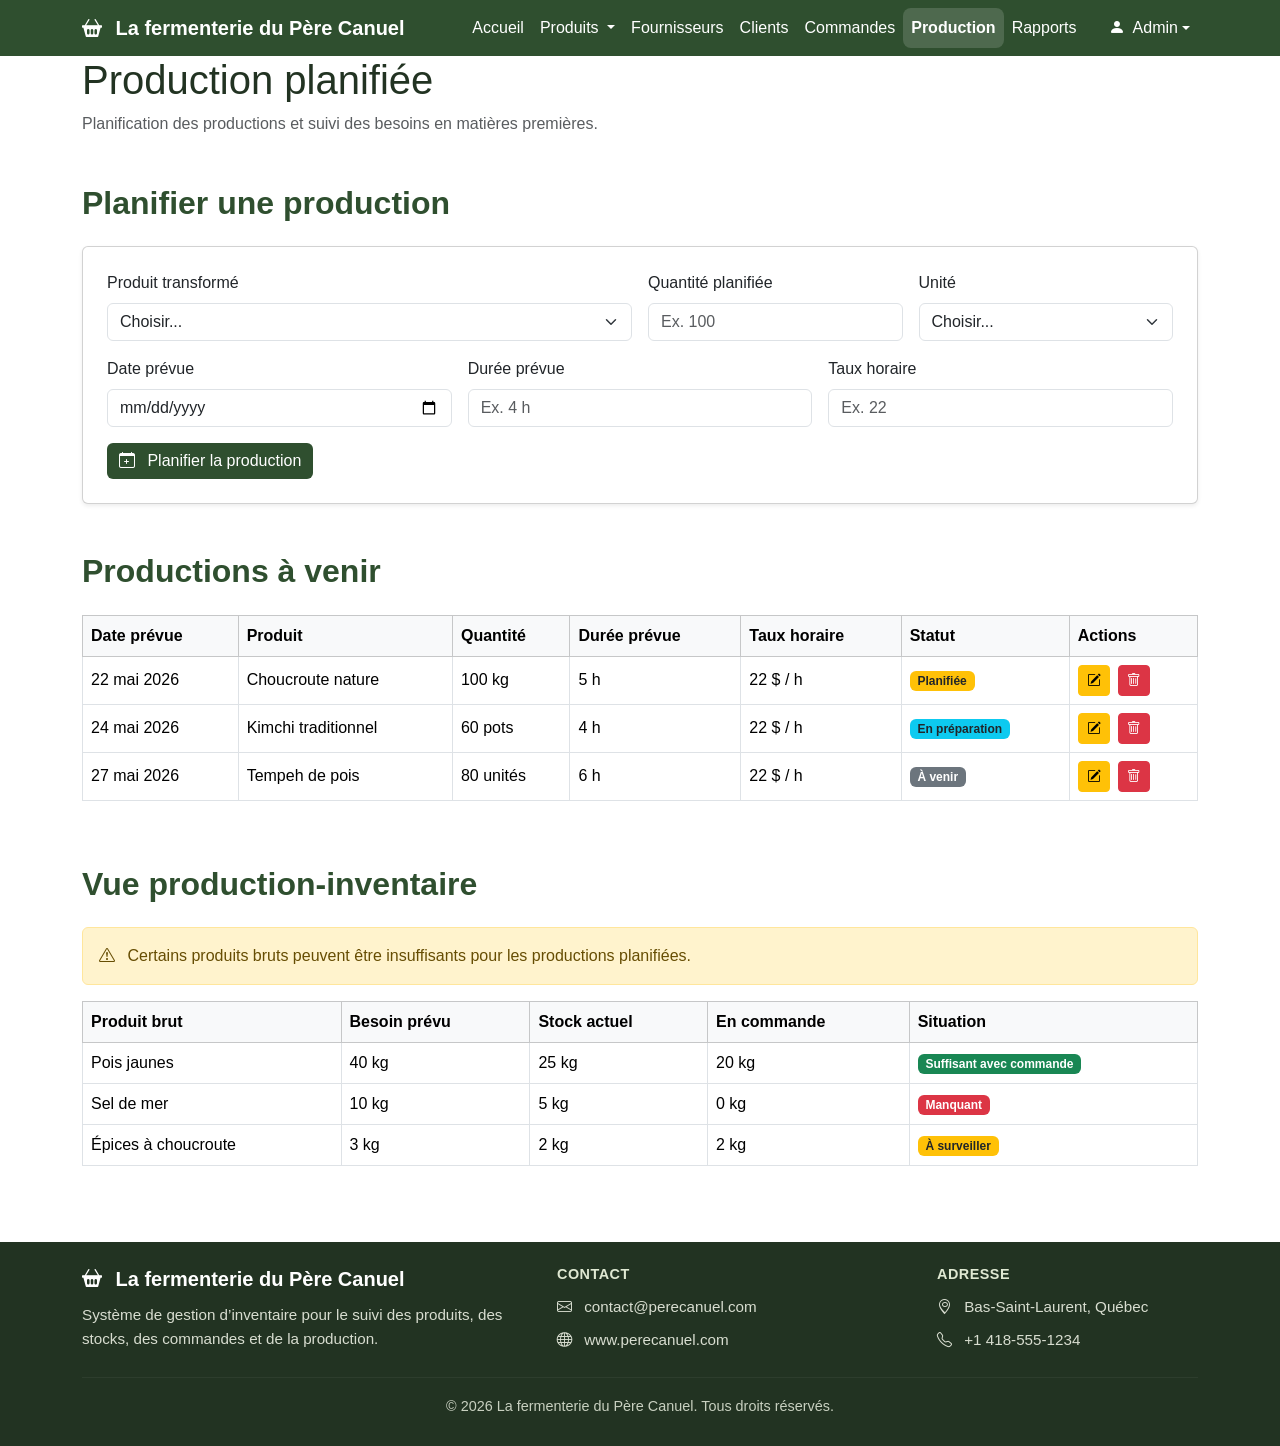
<file: TravailSessionBD/production.html>
<!DOCTYPE html>
<html lang="fr">
<head>
  <meta charset="UTF-8">
  <meta name="viewport" content="width=device-width, initial-scale=1">
  <title>Production - Père Canuel</title>
  <link href="https://cdn.jsdelivr.net/npm/bootstrap@5.3.3/dist/css/bootstrap.min.css" rel="stylesheet">
  <link href="https://cdn.jsdelivr.net/npm/bootstrap-icons@1.11.3/font/bootstrap-icons.css" rel="stylesheet">
  <link type="text/css" rel="stylesheet" href="styles/index.css"/>
</head>

<body>
  <nav class="navbar navbar-expand-lg navbar-dark">
    <div class="container">
      <a class="navbar-brand fw-bold" href="index.html">
        <i class="bi bi-basket2-fill me-2"></i>
        La fermenterie du Père Canuel
      </a>

      <button class="navbar-toggler" type="button" data-bs-toggle="collapse" data-bs-target="#navbarMenu">
        <span class="navbar-toggler-icon"></span>
      </button>

      <div class="collapse navbar-collapse" id="navbarMenu">
        <ul class="navbar-nav ms-auto">
          <li class="nav-item">
            <a class="nav-link" href="index.html">Accueil</a>
          </li>

          <li class="nav-item dropdown">
            <a class="nav-link dropdown-toggle" href="#" id="produitsDropdown" role="button" data-bs-toggle="dropdown" aria-expanded="false">
              Produits
            </a>
            <ul class="dropdown-menu" aria-labelledby="produitsDropdown">
              <li><a class="dropdown-item" href="produits-bruts.html">Produits bruts</a></li>
              <li><a class="dropdown-item" href="produits-transformes.html">Produits transformés</a></li>
            </ul>
          </li>

          <li class="nav-item"><a class="nav-link" href="fournisseurs.html">Fournisseurs</a></li>
          <li class="nav-item"><a class="nav-link" href="clients.html">Clients</a></li>
          <li class="nav-item"><a class="nav-link" href="commandes.html">Commandes</a></li>
          <li class="nav-item"><a class="nav-link active" href="production.html">Production</a></li>
          <li class="nav-item"><a class="nav-link" href="rapports.html">Rapports</a></li>

          <li class="nav-item dropdown ms-lg-3">
            <a class="nav-link dropdown-toggle d-flex align-items-center" href="#" id="userDropdown" role="button" data-bs-toggle="dropdown" aria-expanded="false">
              <span class="user-avatar me-2">
                <i class="bi bi-person-fill"></i>
              </span>
              Admin
            </a>

            <ul class="dropdown-menu dropdown-menu-end" aria-labelledby="userDropdown">
              <li>
                <a class="dropdown-item" href="#">
                  <i class="bi bi-person-circle me-2"></i>
                  Mon profil
                </a>
              </li>
              <li>
                <a class="dropdown-item" href="#">
                  <i class="bi bi-gear me-2"></i>
                  Paramètres
                </a>
              </li>
              <li><hr class="dropdown-divider"></li>
              <li>
                <a class="dropdown-item text-danger" href="connexion.html">
                  <i class="bi bi-box-arrow-right me-2"></i>
                  Se déconnecter
                </a>
              </li>
            </ul>
          </li>

        </ul>
      </div>
    </div>
  </nav>

  <header class="page-header">
    <div class="container">
      <h1>Production planifiée</h1>
      <p class="text-muted">Planification des productions et suivi des besoins en matières premières.</p>
    </div>
  </header>

  <main class="container my-5">
    <section class="mb-5">
      <h2 class="section-title mb-4">Planifier une production</h2>

      <div class="card shadow-sm p-4">
        <form>
          <div class="row g-3">
            <div class="col-md-6">
              <label for="produitProduction" class="form-label">Produit transformé</label>
              <select class="form-select" id="produitProduction">
                <option selected>Choisir...</option>
                <option>Choucroute nature</option>
                <option>Kimchi traditionnel</option>
                <option>Tempeh de pois</option>
                <option>Betteraves lacto-fermentées</option>
              </select>
            </div>

            <div class="col-md-3">
              <label for="quantitePlanifiee" class="form-label">Quantité planifiée</label>
              <input type="number" class="form-control" id="quantitePlanifiee" placeholder="Ex. 100">
            </div>

            <div class="col-md-3">
              <label for="uniteProduction" class="form-label">Unité</label>
              <select class="form-select" id="uniteProduction">
                <option selected>Choisir...</option>
                <option>unités</option>
                <option>pots</option>
                <option>kg</option>
              </select>
            </div>

            <div class="col-md-4">
              <label for="dateProduction" class="form-label">Date prévue</label>
              <input type="date" class="form-control" id="dateProduction">
            </div>

            <div class="col-md-4">
              <label for="dureePrevue" class="form-label">Durée prévue</label>
              <input type="text" class="form-control" id="dureePrevue" placeholder="Ex. 4 h">
            </div>

            <div class="col-md-4">
              <label for="tauxHoraire" class="form-label">Taux horaire</label>
              <input type="number" class="form-control" id="tauxHoraire" placeholder="Ex. 22">
            </div>

            <div class="col-12">
              <button type="submit" class="btn btn-principal">
                <i class="bi bi-calendar-plus me-2"></i>
                Planifier la production
              </button>
            </div>
          </div>
        </form>
      </div>
    </section>

    <section class="mb-5">
      <h2 class="section-title mb-4">Productions à venir</h2>

      <div class="table-responsive">
        <table class="table table-bordered align-middle">
          <thead class="table-light">
            <tr>
              <th>Date prévue</th>
              <th>Produit</th>
              <th>Quantité</th>
              <th>Durée prévue</th>
              <th>Taux horaire</th>
              <th>Statut</th>
              <th>Actions</th>
            </tr>
          </thead>

          <tbody>
            <tr>
              <td>22 mai 2026</td>
              <td>Choucroute nature</td>
              <td>100 kg</td>
              <td>5 h</td>
              <td>22 $ / h</td>
              <td><span class="badge bg-warning text-dark">Planifiée</span></td>
              <td>
                <button class="btn btn-sm btn-warning me-1" data-bs-toggle="modal" data-bs-target="#modifierModal">
                  <i class="bi bi-pencil-square"></i>
                </button>

                <button class="btn btn-sm btn-danger" data-bs-toggle="modal" data-bs-target="#supprimerModal">
                  <i class="bi bi-trash"></i>
                </button>
              </td>
            </tr>
            <tr>
              <td>24 mai 2026</td>
              <td>Kimchi traditionnel</td>
              <td>60 pots</td>
              <td>4 h</td>
              <td>22 $ / h</td>
              <td><span class="badge bg-info text-dark">En préparation</span></td>
              <td>
                <button class="btn btn-sm btn-warning me-1" data-bs-toggle="modal" data-bs-target="#modifierModal">
                  <i class="bi bi-pencil-square"></i>
                </button>

                <button class="btn btn-sm btn-danger" data-bs-toggle="modal" data-bs-target="#supprimerModal">
                  <i class="bi bi-trash"></i>
                </button>
              </td>
            </tr>
            <tr>
              <td>27 mai 2026</td>
              <td>Tempeh de pois</td>
              <td>80 unités</td>
              <td>6 h</td>
              <td>22 $ / h</td>
              <td><span class="badge bg-secondary">À venir</span></td>
              <td>
                <button class="btn btn-sm btn-warning me-1" data-bs-toggle="modal" data-bs-target="#modifierModal">
                  <i class="bi bi-pencil-square"></i>
                </button>

                <button class="btn btn-sm btn-danger" data-bs-toggle="modal" data-bs-target="#supprimerModal">
                  <i class="bi bi-trash"></i>
                </button>
              </td>
            </tr>
          </tbody>
        </table>
      </div>
    </section>

    <section>
      <h2 class="section-title mb-4">Vue production-inventaire</h2>

      <div class="alert alert-warning">
        <i class="bi bi-exclamation-triangle me-2"></i>
        Certains produits bruts peuvent être insuffisants pour les productions planifiées.
      </div>

      <div class="table-responsive">
        <table class="table table-bordered align-middle">
          <thead class="table-light">
            <tr>
              <th>Produit brut</th>
              <th>Besoin prévu</th>
              <th>Stock actuel</th>
              <th>En commande</th>
              <th>Situation</th>
            </tr>
          </thead>

          <tbody>
            <tr>
              <td>Pois jaunes</td>
              <td>40 kg</td>
              <td>25 kg</td>
              <td>20 kg</td>
              <td><span class="badge bg-success">Suffisant avec commande</span></td>
            </tr>
            <tr>
              <td>Sel de mer</td>
              <td>10 kg</td>
              <td>5 kg</td>
              <td>0 kg</td>
              <td><span class="badge bg-danger">Manquant</span></td>
            </tr>
            <tr>
              <td>Épices à choucroute</td>
              <td>3 kg</td>
              <td>2 kg</td>
              <td>2 kg</td>
              <td><span class="badge bg-warning text-dark">À surveiller</span></td>
            </tr>
          </tbody>
        </table>
      </div>
    </section>
  </main>

  <footer class="footer-pro">
    <div class="container py-4">
      <div class="row gy-4 align-items-center">

        <div class="col-lg-5 col-md-12">
          <h5 class="footer-title">
            <i class="bi bi-basket2-fill me-2"></i>
            La fermenterie du Père Canuel
          </h5>
          <p class="footer-text mb-0">
            Système de gestion d’inventaire pour le suivi des produits,
            des stocks, des commandes et de la production.
          </p>
        </div>

        <div class="col-lg-4 col-md-12">
          <h6 class="footer-subtitle">Contact</h6>
          <p class="footer-text mb-2">
            <i class="bi bi-envelope me-2"></i>
            contact@perecanuel.com
          </p>
          <p class="footer-text mb-0">
            <i class="bi bi-globe me-2"></i>
            www.perecanuel.com
          </p>
        </div>

        <div class="col-lg-3 col-md-12">
          <h6 class="footer-subtitle">Adresse</h6>
          <p class="footer-text mb-2">
            <i class="bi bi-geo-alt me-2"></i>
            Bas-Saint-Laurent, Québec
          </p>
          <p class="footer-text mb-0">
            <i class="bi bi-telephone me-2"></i>
            +1 418-555-1234
          </p>
        </div>

      </div>

      <hr class="footer-line">

      <div class="text-center">
        <p class="footer-bottom mb-1">
          © 2026 La fermenterie du Père Canuel. Tous droits réservés.
        </p>
      </div>
    </div>
  </footer>

  <div class="modal fade" id="modifierModal" tabindex="-1" aria-labelledby="modifierModalLabel" aria-hidden="true">
    <div class="modal-dialog modal-lg">
      <div class="modal-content">
        <div class="modal-header">
          <h5 class="modal-title" id="modifierModalLabel">
            Modifier fournisseur
          </h5>
          <button type="button" class="btn-close" data-bs-dismiss="modal" aria-label="Fermer"></button>
        </div>
        <div class="modal-body">
          <form>
          <div class="row g-3">
            <div class="col-md-6">
              <label for="nomFournisseur" class="form-label">Nom du fournisseur</label>
              <input type="text" class="form-control" id="nomFournisseur">
            </div>

            <div class="col-md-6">
              <label for="contactFournisseur" class="form-label">Personne contact</label>
              <input type="text" class="form-control" id="contactFournisseur">
            </div>

            <div class="col-md-6">
              <label for="telephoneFournisseur" class="form-label">Téléphone</label>
              <input type="text" class="form-control" id="telephoneFournisseur">
            </div>

            <div class="col-md-6">
              <label for="courrielFournisseur" class="form-label">Courriel</label>
              <input type="email" class="form-control" id="courrielFournisseur">
            </div>

            <div class="col-md-6">
              <label for="siteFournisseur" class="form-label">Site web</label>
              <input type="text" class="form-control" id="siteFournisseur">
            </div>

            <div class="col-md-6">
              <label for="produitFourni" class="form-label">Produit fourni</label>
              <input type="text" class="form-control" id="produitFourni">
            </div>

            <div class="col-md-6">
              <label for="prixProduit" class="form-label">Prix unitaire</label>
              <input type="number" class="form-control" id="prixProduit">
            </div>

            <div class="col-md-6">
              <label for="uniteProduit" class="form-label">Unité</label>
              <select class="form-select" id="uniteProduit">
                <option selected>Choisir...</option>
                <option>kg</option>
                <option>g</option>
                <option>L</option>
                <option>unité</option>
              </select>
            </div>
          </div>
        </form>        </div>
        <div class="modal-footer">
          <button type="button" class="btn btn-secondary" data-bs-dismiss="modal">
            Annuler
          </button>
          <button type="submit" class="btn btn-principal" onclick="">
            <i class="bi bi-check-circle me-2"></i>
            Modifier
          </button>
        </div>
      </div>
    </div>
  </div>

  <script src="https://cdn.jsdelivr.net/npm/bootstrap@5.3.3/dist/js/bootstrap.bundle.min.js"></script>
</body>
</html>
</file>
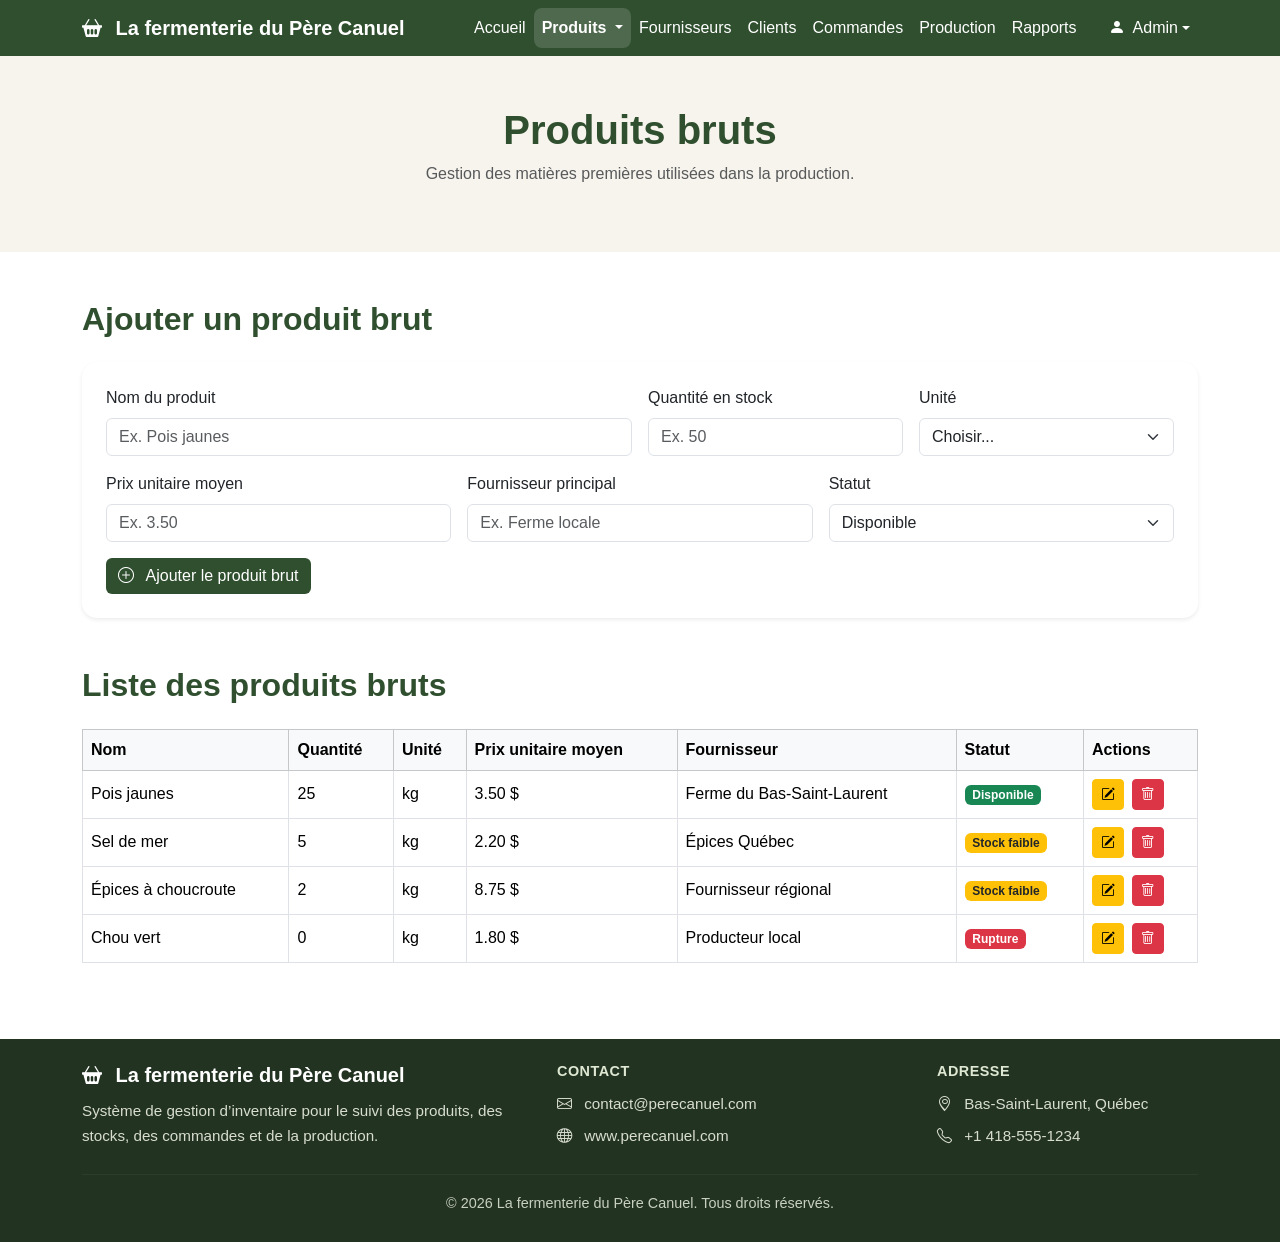
<file: TravailSessionBD/produits-bruts.html>
<!DOCTYPE html>
<html lang="fr">
<head>
  <meta charset="UTF-8">
  <meta name="viewport" content="width=device-width, initial-scale=1">
  <title>Gestion d'inventaire - Père Canuel</title>
  <link href="https://cdn.jsdelivr.net/npm/bootstrap@5.3.3/dist/css/bootstrap.min.css" rel="stylesheet">
  <link href="https://cdn.jsdelivr.net/npm/bootstrap-icons@1.11.3/font/bootstrap-icons.css" rel="stylesheet">
  <link type="text/css" rel="stylesheet" href="styles/produits-bruts.css"/>
</head>

<body>

  <nav class="navbar navbar-expand-lg navbar-dark">
    <div class="container">
      <a class="navbar-brand fw-bold" href="index.html">
        <i class="bi bi-basket2-fill me-2"></i>
        La fermenterie du Père Canuel
      </a>

      <button class="navbar-toggler" type="button" data-bs-toggle="collapse" data-bs-target="#navbarMenu">
        <span class="navbar-toggler-icon"></span>
      </button>

      <div class="collapse navbar-collapse" id="navbarMenu">
        <ul class="navbar-nav ms-auto">

          <li class="nav-item">
            <a class="nav-link" href="index.html">Accueil</a>
          </li>

          <li class="nav-item dropdown">
            <a class="nav-link dropdown-toggle active" href="#" id="produitsDropdown" role="button" 
              data-bs-toggle="dropdown" aria-expanded="false">
              Produits
            </a>

            <ul class="dropdown-menu" aria-labelledby="produitsDropdown">
              <li>
                <a class="dropdown-item" href="produits-bruts.html">
                  Produits bruts
                </a>
              </li>

              <li>
                <a class="dropdown-item" href="produits-transformes.html">
                  Produits transformés
                </a>
              </li>
            </ul>
          </li>

          <li class="nav-item">
            <a class="nav-link" href="fournisseurs.html">Fournisseurs</a>
          </li>

          <li class="nav-item">
            <a class="nav-link" href="clients.html">Clients</a>
          </li>

          <li class="nav-item">
            <a class="nav-link" href="commandes.html">Commandes</a>
          </li>

          <li class="nav-item">
            <a class="nav-link" href="production.html">Production</a>
          </li>

          <li class="nav-item">
            <a class="nav-link" href="rapports.html">Rapports</a>
          </li>

          <li class="nav-item dropdown ms-lg-3">
            <a class="nav-link dropdown-toggle d-flex align-items-center" 
              href="#" id="userDropdown" role="button" 
              data-bs-toggle="dropdown" aria-expanded="false">
              <span class="user-avatar me-2">
                <i class="bi bi-person-fill"></i>
              </span>
              Admin
            </a>

            <ul class="dropdown-menu dropdown-menu-end" aria-labelledby="userDropdown">
              <li> 
                <a class="dropdown-item" href="#">
                  <i class="bi bi-person-circle me-2"></i>
                  Mon profil
                </a>
              </li>

              <li>
                <a class="dropdown-item" href="#">
                  <i class="bi bi-gear me-2"></i>
                  Paramètres
                </a>
              </li>

              <li>
                <hr class="dropdown-divider">
              </li>

              <li>
                <a class="dropdown-item text-danger" href="connexion.html">
                  <i class="bi bi-box-arrow-right me-2"></i>
                  Se déconnecter
                </a>
              </li>
            </ul>
          </li>
        </ul>
      </div>
    </div>
  </nav>

  <header class="page-header">
    <div class="container">
      <h1>Produits bruts</h1>
      <p class="text-muted">
        Gestion des matières premières utilisées dans la production.
      </p>
    </div>
  </header>

  <main class="container my-5">
    <section class="mb-5">
      <h2 class="section-title mb-4">Ajouter un produit brut</h2>

      <div class="card shadow-sm p-4">
        <form>
          <div class="row g-3">
            <div class="col-md-6">
              <label for="nomProduit" class="form-label">Nom du produit</label>
              <input 
                type="text" 
                class="form-control" 
                id="nomProduit" 
                placeholder="Ex. Pois jaunes"
              >
            </div>

            <div class="col-md-3">
              <label for="quantite" class="form-label">Quantité en stock</label>
              <input 
                type="number" 
                class="form-control" 
                id="quantite" 
                placeholder="Ex. 50"
              >
            </div>

            <div class="col-md-3">
              <label for="unite" class="form-label">Unité</label>
              <select class="form-select" id="unite">
                <option selected>Choisir...</option>
                <option>kg</option>
                <option>g</option>
                <option>L</option>
                <option>unité</option>
              </select>
            </div>

            <div class="col-md-4">
              <label for="prix" class="form-label">Prix unitaire moyen</label>
              <input type="number" class="form-control" id="prix" placeholder="Ex. 3.50">
            </div>

            <div class="col-md-4">
              <label for="fournisseur" class="form-label">Fournisseur principal</label>
              <input type="text" class="form-control" id="fournisseur" placeholder="Ex. Ferme locale">
            </div>

            <div class="col-md-4">
              <label for="statut" class="form-label">Statut</label>
              <select class="form-select" id="statut">
                <option>Disponible</option>
                <option>Stock faible</option>
                <option>Rupture de stock</option>
              </select>
            </div>

            <div class="col-12">
              <button type="submit" class="btn btn-principal">
                <i class="bi bi-plus-circle me-2"></i>
                Ajouter le produit brut
              </button>
            </div>
          </div>
        </form>
      </div>
    </section>

    <section>
      <h2 class="section-title mb-4">Liste des produits bruts</h2>
      <div class="table-responsive">
        <table class="table table-bordered align-middle">
          <thead class="table-light">
            <tr>
              <th>Nom</th>
              <th>Quantité</th>
              <th>Unité</th>
              <th>Prix unitaire moyen</th>
              <th>Fournisseur</th>
              <th>Statut</th>
              <th>Actions</th>
            </tr>
          </thead>

          <tbody>
            <tr>
              <td>Pois jaunes</td>
              <td>25</td>
              <td>kg</td>
              <td>3.50 $</td>
              <td>Ferme du Bas-Saint-Laurent</td>
              <td><span class="badge bg-success">Disponible</span></td>
              <td>
                <button class="btn btn-sm btn-warning me-1" data-bs-toggle="modal" data-bs-target="#modifierModal">
                  <i class="bi bi-pencil-square"></i>
                </button>

                <button class="btn btn-sm btn-danger" data-bs-toggle="modal" data-bs-target="#supprimerModal">
                  <i class="bi bi-trash"></i>
                </button>
              </td>

            </tr>

            <tr>
              <td>Sel de mer</td>
              <td>5</td>
              <td>kg</td>
              <td>2.20 $</td>
              <td>Épices Québec</td>
              <td><span class="badge bg-warning text-dark">Stock faible</span></td>
              <td>
                <button class="btn btn-sm btn-warning me-1" data-bs-toggle="modal" data-bs-target="#modifierModal">
                  <i class="bi bi-pencil-square"></i>
                </button>

                <button class="btn btn-sm btn-danger" data-bs-toggle="modal" data-bs-target="#supprimerModal">
                  <i class="bi bi-trash"></i>
                </button>
            </tr>

            <tr>
              <td>Épices à choucroute</td>
              <td>2</td>
              <td>kg</td>
              <td>8.75 $</td>
              <td>Fournisseur régional</td>
              <td><span class="badge bg-warning text-dark">Stock faible</span></td>
              <td>
                <button class="btn btn-sm btn-warning me-1" data-bs-toggle="modal" data-bs-target="#modifierModal">
                  <i class="bi bi-pencil-square"></i>
                </button>

                <button class="btn btn-sm btn-danger" data-bs-toggle="modal" data-bs-target="#supprimerModal">
                  <i class="bi bi-trash"></i>
                </button>
              </td>
            </tr>

            <tr>
              <td>Chou vert</td>
              <td>0</td>
              <td>kg</td>
              <td>1.80 $</td>
              <td>Producteur local</td>
              <td><span class="badge bg-danger">Rupture</span></td>
              <td>
                <button class="btn btn-sm btn-warning me-1" data-bs-toggle="modal" data-bs-target="#modifierModal">
                  <i class="bi bi-pencil-square"></i>
                </button>

                <button class="btn btn-sm btn-danger" data-bs-toggle="modal" data-bs-target="#supprimerModal">
                  <i class="bi bi-trash"></i>
                </button>
              </td>
            </tr>
          </tbody>
        </table>
      </div>
    </section>

  </main>

  <footer class="footer-pro">
    <div class="container py-4">
      <div class="row gy-4 align-items-center">
        <div class="col-lg-5 col-md-12">
          <h5 class="footer-title">
            <i class="bi bi-basket2-fill me-2"></i>
            La fermenterie du Père Canuel
          </h5>

          <p class="footer-text mb-0">
            Système de gestion d’inventaire pour le suivi des produits,
            des stocks, des commandes et de la production.
          </p>
        </div>

        <div class="col-lg-4 col-md-12">
          <h6 class="footer-subtitle">Contact</h6>

          <p class="footer-text mb-2">
            <i class="bi bi-envelope me-2"></i>
              contact@perecanuel.com
          </p>

          <p class="footer-text mb-0">
            <i class="bi bi-globe me-2"></i>
              www.perecanuel.com
          </p>
        </div>
        <div class="col-lg-3 col-md-12">
          <h6 class="footer-subtitle">Adresse</h6>
          <p class="footer-text mb-2">
            <i class="bi bi-geo-alt me-2"></i>
              Bas-Saint-Laurent, Québec
          </p>
          <p class="footer-text mb-0">
            <i class="bi bi-telephone me-2"></i>
              +1 418-555-1234
          </p>
        </div>

      </div>
      <hr class="footer-line">
        <div class="text-center">
          <p class="footer-bottom mb-1">
            © 2026 La fermenterie du Père Canuel. Tous droits réservés.
          </p>
        </div>
      </hr>
    </div>
  </footer>

  <div class="modal fade" id="modifierModal" tabindex="-1" aria-labelledby="modifierModalLabel" aria-hidden="true">
    <div class="modal-dialog modal-lg">
      <div class="modal-content">
        <div class="modal-header">
          <h5 class="modal-title" id="modifierModalLabel">
            Modifier produit brut
          </h5>
          <button type="button" class="btn-close" data-bs-dismiss="modal" aria-label="Fermer"></button>
        </div>
        <div class="modal-body">
          <form>
          <div class="row g-3">
            <div class="col-md-6">
              <label for="nomProduit" class="form-label">Nom du produit</label>
              <input 
                type="text" 
                class="form-control" 
                id="nomProduit" 
                placeholder="Ex. Pois jaunes"
              >
            </div>

            <div class="col-md-3">
              <label for="quantite" class="form-label">Quantité en stock</label>
              <input 
                type="number" 
                class="form-control" 
                id="quantite" 
                placeholder="Ex. 50"
              >
            </div>

            <div class="col-md-3">
              <label for="unite" class="form-label">Unité</label>
              <select class="form-select" id="unite">
                <option selected>Choisir...</option>
                <option>kg</option>
                <option>g</option>
                <option>L</option>
                <option>unité</option>
              </select>
            </div>

            <div class="col-md-4">
              <label for="prix" class="form-label">Prix unitaire moyen</label>
              <input type="number" class="form-control" id="prix" placeholder="Ex. 3.50">
            </div>

            <div class="col-md-4">
              <label for="fournisseur" class="form-label">Fournisseur principal</label>
              <input type="text" class="form-control" id="fournisseur" placeholder="Ex. Ferme locale">
            </div>

            <div class="col-md-4">
              <label for="statut" class="form-label">Statut</label>
              <select class="form-select" id="statut">
                <option>Disponible</option>
                <option>Stock faible</option>
                <option>Rupture de stock</option>
              </select>
            </div>
          </div>
        </form>
        </div>
        <div class="modal-footer">
          <button type="button" class="btn btn-secondary" data-bs-dismiss="modal">
            Annuler
          </button>
          <button type="submit" class="btn btn-principal" onclick="">
            <i class="bi bi-check-circle me-2"></i>
            Modifier
          </button>
        </div>
      </div>
    </div>
  </div>


  <script 
    src="https://cdn.jsdelivr.net/npm/bootstrap@5.3.3/dist/js/bootstrap.bundle.min.js">
  </script>

</body>
</html>
</file>
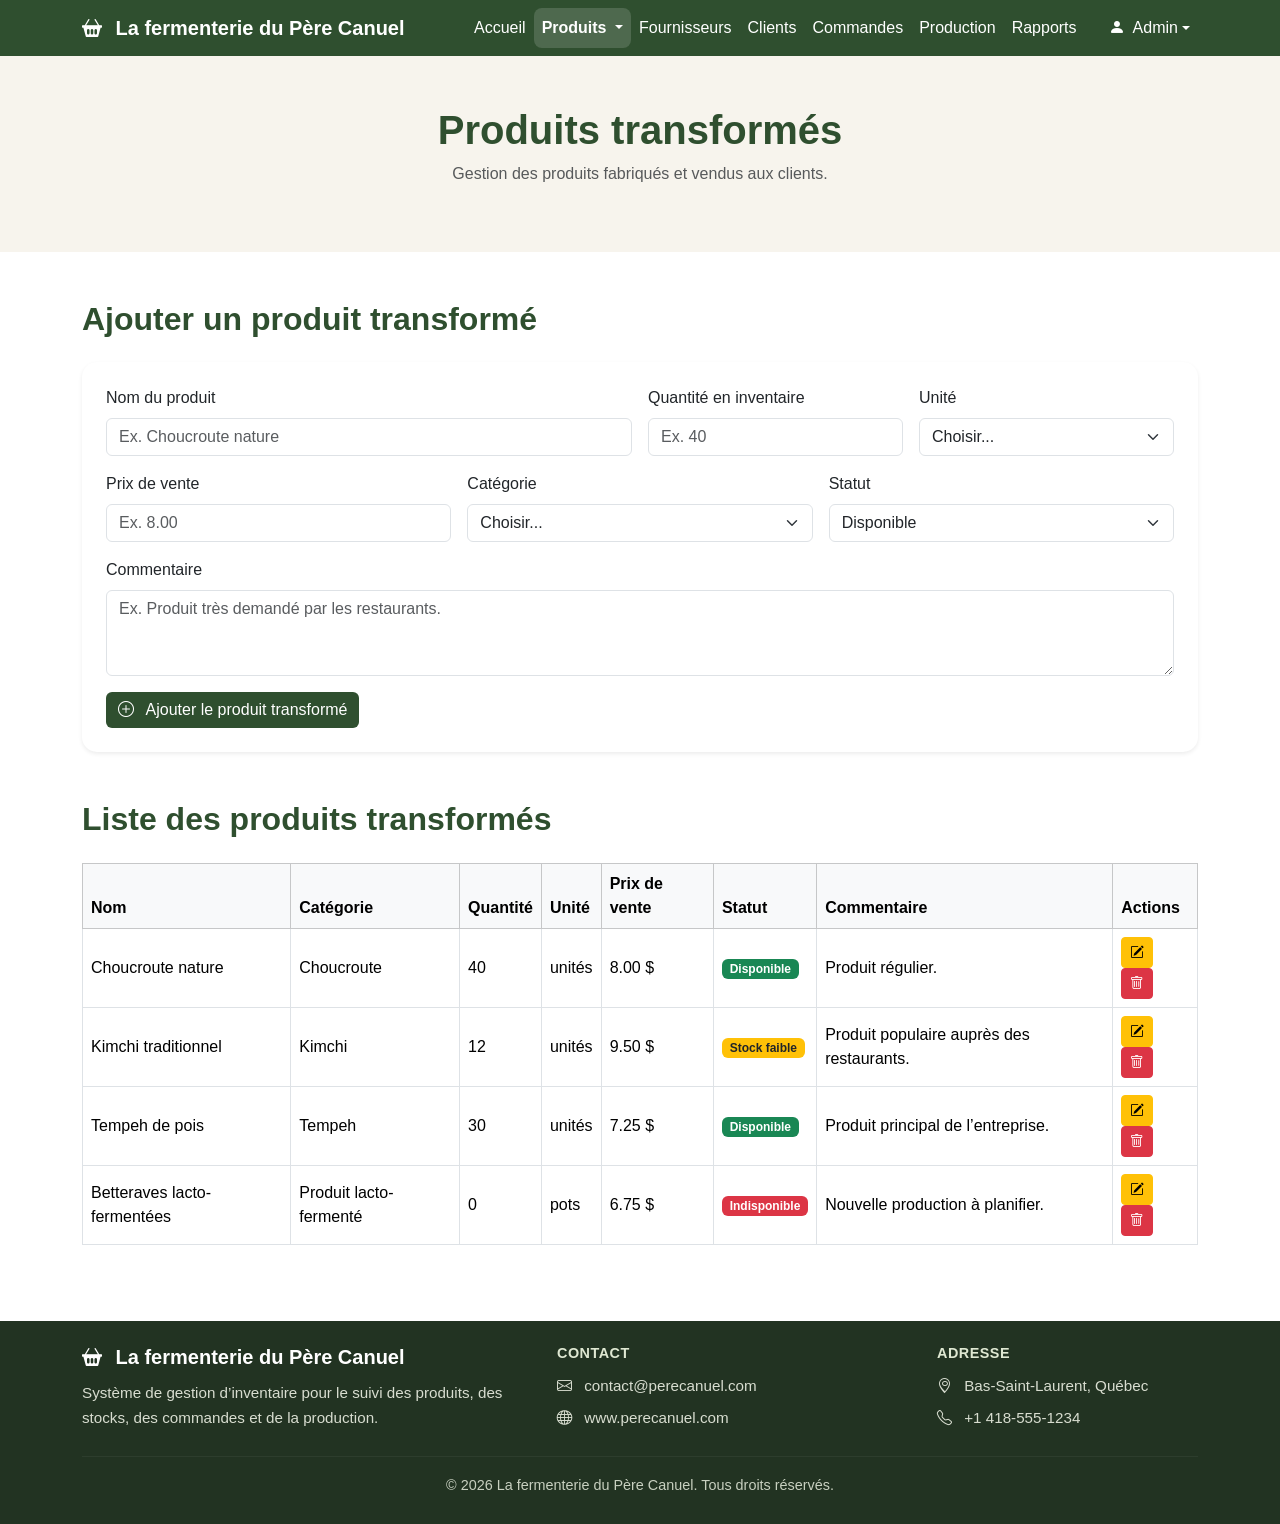
<file: TravailSessionBD/produits-transformes.html>
<!DOCTYPE html>
<html lang="fr">
<head>
  <meta charset="UTF-8">
  <meta name="viewport" content="width=device-width, initial-scale=1">
  <title>Gestion d'inventaire - Père Canuel</title>
  <link href="https://cdn.jsdelivr.net/npm/bootstrap@5.3.3/dist/css/bootstrap.min.css" rel="stylesheet">
  <link href="https://cdn.jsdelivr.net/npm/bootstrap-icons@1.11.3/font/bootstrap-icons.css" rel="stylesheet">
  <link type="text/css" rel="stylesheet" href="styles/produits-transformes.css"/>
</head>

<body>

  <nav class="navbar navbar-expand-lg navbar-dark">
    <div class="container">
      <a class="navbar-brand fw-bold" href="index.html">
        <i class="bi bi-basket2-fill me-2"></i>
        La fermenterie du Père Canuel
      </a>

      <button class="navbar-toggler" type="button" data-bs-toggle="collapse" data-bs-target="#navbarMenu">
        <span class="navbar-toggler-icon"></span>
      </button>

      <div class="collapse navbar-collapse" id="navbarMenu">
        <ul class="navbar-nav ms-auto">

          <li class="nav-item">
            <a class="nav-link" href="index.html">Accueil</a>
          </li>

          <li class="nav-item dropdown">
            <a class="nav-link dropdown-toggle active" href="#" id="produitsDropdown" role="button" 
              data-bs-toggle="dropdown" aria-expanded="false">
              Produits
            </a>

            <ul class="dropdown-menu" aria-labelledby="produitsDropdown">
              <li>
                <a class="dropdown-item" href="produits-bruts.html">
                  Produits bruts
                </a>
              </li>

              <li>
                <a class="dropdown-item" href="produits-transformes.html">
                  Produits transformés
                </a>
              </li>
            </ul>
          </li>

          <li class="nav-item">
            <a class="nav-link" href="fournisseurs.html">Fournisseurs</a>
          </li>

          <li class="nav-item">
            <a class="nav-link" href="clients.html">Clients</a>
          </li>

          <li class="nav-item">
            <a class="nav-link" href="commandes.html">Commandes</a>
          </li>

          <li class="nav-item">
            <a class="nav-link" href="production.html">Production</a>
          </li>

          <li class="nav-item">
            <a class="nav-link" href="rapports.html">Rapports</a>
          </li>

          <li class="nav-item dropdown ms-lg-3">
            <a class="nav-link dropdown-toggle d-flex align-items-center" 
              href="#" id="userDropdown" role="button" 
              data-bs-toggle="dropdown" aria-expanded="false">
              <span class="user-avatar me-2">
                <i class="bi bi-person-fill"></i>
              </span>
              Admin
            </a>

            <ul class="dropdown-menu dropdown-menu-end" aria-labelledby="userDropdown">
              <li> 
                <a class="dropdown-item" href="#">
                  <i class="bi bi-person-circle me-2"></i>
                  Mon profil
                </a>
              </li>
              <li>
                <a class="dropdown-item" href="#">
                  <i class="bi bi-gear me-2"></i>
                  Paramètres
                </a>
              </li>
              <li>
                <hr class="dropdown-divider">
              </li>
              <li>
                <a class="dropdown-item text-danger" href="connexion.html">
                  <i class="bi bi-box-arrow-right me-2"></i>
                  Se déconnecter
                </a>
              </li>
            </ul>
          </li>
        </ul>
      </div>
    </div>
  </nav>
  <header class="page-header">
    <div class="container">
      <h1>Produits transformés</h1>
      <p class="text-muted">
        Gestion des produits fabriqués et vendus aux clients.
      </p>
    </div>
  </header>
  <main class="container my-5">
    <section class="mb-5">
      <h2 class="section-title mb-4">Ajouter un produit transformé</h2>
      <div class="card shadow-sm p-4">
        <form>
          <div class="row g-3">
            <div class="col-md-6">
              <label for="nomProduit" class="form-label">Nom du produit</label>
              <input type="text" class="form-control" id="nomProduit" placeholder="Ex. Choucroute nature">
            </div>

            <div class="col-md-3">
              <label for="quantite" class="form-label">Quantité en inventaire</label>
              <input type="number" class="form-control" id="quantite" placeholder="Ex. 40">
            </div>

            <div class="col-md-3">
              <label for="unite" class="form-label">Unité</label>
              <select class="form-select" id="unite">
                <option selected>Choisir...</option>
                <option>unités</option>
                <option>pots</option>
                <option>kg</option>
                <option>L</option>
              </select>
            </div>

            <div class="col-md-4">
              <label for="prixVente" class="form-label">Prix de vente</label>
              <input type="number" class="form-control" id="prixVente" placeholder="Ex. 8.00">
            </div>

            <div class="col-md-4">
              <label for="categorie" class="form-label">Catégorie</label>
              <select class="form-select" id="categorie">
                <option selected>Choisir...</option>
                <option>Tempeh</option>
                <option>Choucroute</option>
                <option>Kimchi</option>
                <option>Produit lacto-fermenté</option>
              </select>
            </div>
 
            <div class="col-md-4">
              <label for="statut" class="form-label">Statut</label>
              <select class="form-select" id="statut">
                <option>Disponible</option>
                <option>Stock faible</option>
                <option>Indisponible</option>
              </select>
            </div>

            <div class="col-12">
              <label for="commentaire" class="form-label">Commentaire</label>
              <textarea class="form-control" id="commentaire" rows="3" placeholder="Ex. Produit très demandé par les restaurants."></textarea>
            </div>

            <div class="col-12">
              <button type="submit" class="btn btn-principal">
                <i class="bi bi-plus-circle me-2"></i>
                Ajouter le produit transformé
              </button>
            </div>
          </div>
        </form>
      </div>
    </section>

    <section>
      <h2 class="section-title mb-4">Liste des produits transformés</h2>
      <div class="table-responsive">
        <table class="table table-bordered align-middle">
          <thead class="table-light">
            <tr>
              <th>Nom</th>
              <th>Catégorie</th>
              <th>Quantité</th>
              <th>Unité</th>
              <th>Prix de vente</th>
              <th>Statut</th>
              <th>Commentaire</th>
              <th>Actions</th>
            </tr>
          </thead>

          <tbody>
            <tr>
              <td>Choucroute nature</td>
              <td>Choucroute</td>
              <td>40</td>
              <td>unités</td>
              <td>8.00 $</td>
              <td><span class="badge bg-success">Disponible</span></td>
              <td>Produit régulier.</td>
              <td class="actions-cell">
                <button class="btn btn-sm btn-warning" data-bs-toggle="modal" data-bs-target="#modifierModal">
                  <i class="bi bi-pencil-square"></i>
                </button>

                <buttn class="btn btn-sm btn-danger" data-bs-toggle="modal" data-bs-target="#supprimerModal">
                  <i class="bi bi-trash"></i>
                </button>
              </td>
            </tr>
            <tr>
              <td>Kimchi traditionnel</td>
              <td>Kimchi</td>
              <td>12</td>
              <td>unités</td>
              <td>9.50 $</td>
              <td><span class="badge bg-warning text-dark">Stock faible</span></td>
              <td>Produit populaire auprès des restaurants.</td>
              <td class="actions-cell">
                <button class="btn btn-sm btn-warning" data-bs-toggle="modal" data-bs-target="#modifierModal">
                  <i class="bi bi-pencil-square"></i>
                </button>

                <button class="btn btn-sm btn-danger" data-bs-toggle="modal" data-bs-target="#supprimerModal">
                  <i class="bi bi-trash"></i>
                </button>
              </td>
            </tr>
            <tr>
              <td>Tempeh de pois</td>
              <td>Tempeh</td>
              <td>30</td>
              <td>unités</td>
              <td>7.25 $</td>
              <td><span class="badge bg-success">Disponible</span></td>
              <td>Produit principal de l’entreprise.</td>
              <td class="actions-cell">
                <button class="btn btn-sm btn-warning" data-bs-toggle="modal" data-bs-target="#modifierModal">
                  <i class="bi bi-pencil-square"></i>
                </button>

                <button class="btn btn-sm btn-danger" data-bs-toggle="modal" data-bs-target="#supprimerModal">
                  <i class="bi bi-trash"></i>
                </button>
              </td>
            </tr>

            <tr>
              <td>Betteraves lacto-fermentées</td>
              <td>Produit lacto-fermenté</td>
              <td>0</td>
              <td>pots</td>
              <td>6.75 $</td>
              <td><span class="badge bg-danger">Indisponible</span></td>
              <td>Nouvelle production à planifier.</td>
              <td class="actions-cell">
                <button class="btn btn-sm btn-warning" data-bs-toggle="modal" data-bs-target="#modifierModal">
                  <i class="bi bi-pencil-square"></i>
                </button>

                <button class="btn btn-sm btn-danger" data-bs-toggle="modal" data-bs-target="#supprimerModal">
                  <i class="bi bi-trash"></i>
                </button>
              </td>
            </tr>
          </tbody>
        </table>
      </div>
    </section>

  </main>

  <footer class="footer-pro">
    <div class="container py-4">
      <div class="row gy-4 align-items-center">
        <div class="col-lg-5 col-md-12">
          <h5 class="footer-title">
            <i class="bi bi-basket2-fill me-2"></i>
            La fermenterie du Père Canuel
          </h5>

          <p class="footer-text mb-0">
            Système de gestion d’inventaire pour le suivi des produits,
            des stocks, des commandes et de la production.
          </p>
        </div>

        <div class="col-lg-4 col-md-12">
          <h6 class="footer-subtitle">Contact</h6>

          <p class="footer-text mb-2">
            <i class="bi bi-envelope me-2"></i>
              contact@perecanuel.com
          </p>

          <p class="footer-text mb-0">
            <i class="bi bi-globe me-2"></i>
              www.perecanuel.com
          </p>
        </div>
        <div class="col-lg-3 col-md-12">
          <h6 class="footer-subtitle">Adresse</h6>
          <p class="footer-text mb-2">
            <i class="bi bi-geo-alt me-2"></i>
              Bas-Saint-Laurent, Québec
          </p>
          <p class="footer-text mb-0">
            <i class="bi bi-telephone me-2"></i>
              +1 418-555-1234
          </p>
        </div>
      </div>
      <hr class="footer-line">
        <div class="text-center">
          <p class="footer-bottom mb-1">
            © 2026 La fermenterie du Père Canuel. Tous droits réservés.
          </p>
        </div>
    </div>
  </footer>

  <div class="modal fade" id="modifierModal" tabindex="-1" aria-labelledby="modifierModalLabel" aria-hidden="true">
    <div class="modal-dialog modal-lg">
      <div class="modal-content">
        <div class="modal-header">
          <h5 class="modal-title" id="modifierModalLabel">
            Modifier produit transformé
          </h5>
          <button type="button" class="btn-close" data-bs-dismiss="modal" aria-label="Fermer"></button>
        </div>
        <div class="modal-body">
          <form>
          <div class="row g-3">
            <div class="col-md-6">
              <label for="nomFournisseur" class="form-label">Nom du fournisseur</label>
              <input type="text" class="form-control" id="nomFournisseur">
            </div>

            <div class="col-md-6">
              <label for="contactFournisseur" class="form-label">Personne contact</label>
              <input type="text" class="form-control" id="contactFournisseur">
            </div>

            <div class="col-md-6">
              <label for="telephoneFournisseur" class="form-label">Téléphone</label>
              <input type="text" class="form-control" id="telephoneFournisseur">
            </div>

            <div class="col-md-6">
              <label for="courrielFournisseur" class="form-label">Courriel</label>
              <input type="email" class="form-control" id="courrielFournisseur">
            </div>

            <div class="col-md-6">
              <label for="siteFournisseur" class="form-label">Site web</label>
              <input type="text" class="form-control" id="siteFournisseur">
            </div>

            <div class="col-md-6">
              <label for="produitFourni" class="form-label">Produit fourni</label>
              <input type="text" class="form-control" id="produitFourni">
            </div>

            <div class="col-md-6">
              <label for="prixProduit" class="form-label">Prix unitaire</label>
              <input type="number" class="form-control" id="prixProduit">
            </div>

            <div class="col-md-6">
              <label for="uniteProduit" class="form-label">Unité</label>
              <select class="form-select" id="uniteProduit">
                <option selected>Choisir...</option>
                <option>kg</option>
                <option>g</option>
                <option>L</option>
                <option>unité</option>
              </select>
            </div>
          </div>
        </form>        
      </div>
        <div class="modal-footer">
          <button type="button" class="btn btn-secondary" data-bs-dismiss="modal">
            Annuler
          </button>
          <button type="submit" class="btn btn-principal" onclick="">
            <i class="bi bi-check-circle me-2"></i>
            Modifier
          </button>
        </div>
      </div>
    </div>
  </div>

  <script 
    src="https://cdn.jsdelivr.net/npm/bootstrap@5.3.3/dist/js/bootstrap.bundle.min.js">
  </script>

</body>
</html>
</file>
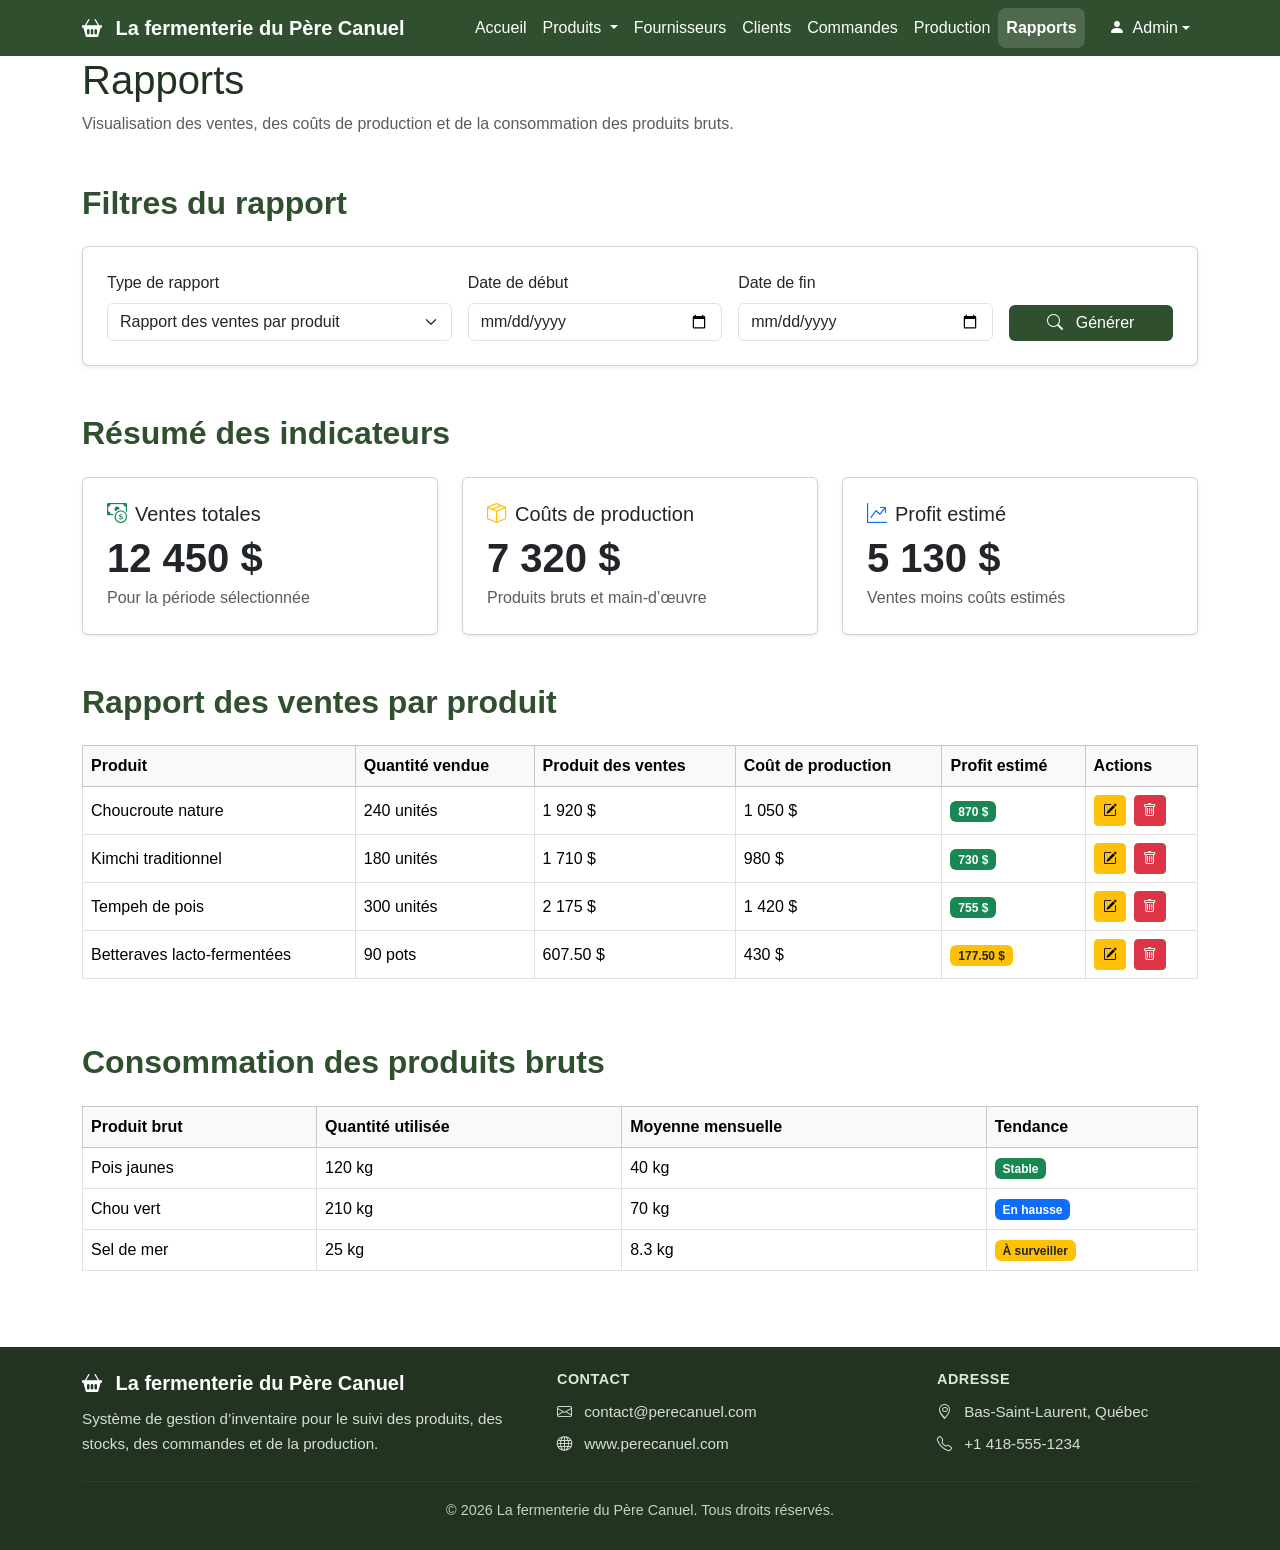
<file: TravailSessionBD/rapports.html>
<!DOCTYPE html>
<html lang="fr">
<head>
  <meta charset="UTF-8">
  <meta name="viewport" content="width=device-width, initial-scale=1">
  <title>Rapports - Père Canuel</title>
  <link href="https://cdn.jsdelivr.net/npm/bootstrap@5.3.3/dist/css/bootstrap.min.css" rel="stylesheet">
  <link href="https://cdn.jsdelivr.net/npm/bootstrap-icons@1.11.3/font/bootstrap-icons.css" rel="stylesheet">
  <link type="text/css" rel="stylesheet" href="styles/index.css"/>
</head>

<body>
  <nav class="navbar navbar-expand-lg navbar-dark">
    <div class="container">
      <a class="navbar-brand fw-bold" href="index.html">
        <i class="bi bi-basket2-fill me-2"></i>
        La fermenterie du Père Canuel
      </a>

      <button class="navbar-toggler" type="button" data-bs-toggle="collapse" data-bs-target="#navbarMenu">
        <span class="navbar-toggler-icon"></span>
      </button>

      <div class="collapse navbar-collapse" id="navbarMenu">
        <ul class="navbar-nav ms-auto">
          <li class="nav-item">
            <a class="nav-link" href="index.html">Accueil</a>
          </li>

          <li class="nav-item dropdown">
            <a class="nav-link dropdown-toggle" href="#" id="produitsDropdown" role="button" data-bs-toggle="dropdown" aria-expanded="false">
              Produits
            </a>
            <ul class="dropdown-menu" aria-labelledby="produitsDropdown">
              <li><a class="dropdown-item" href="produits-bruts.html">Produits bruts</a></li>
              <li><a class="dropdown-item" href="produits-transformes.html">Produits transformés</a></li>
            </ul>
          </li>

          <li class="nav-item"><a class="nav-link" href="fournisseurs.html">Fournisseurs</a></li>
          <li class="nav-item"><a class="nav-link" href="clients.html">Clients</a></li>
          <li class="nav-item"><a class="nav-link" href="commandes.html">Commandes</a></li>
          <li class="nav-item"><a class="nav-link" href="production.html">Production</a></li>
          <li class="nav-item"><a class="nav-link active" href="rapports.html">Rapports</a></li>

          <li class="nav-item dropdown ms-lg-3">
            <a class="nav-link dropdown-toggle d-flex align-items-center" href="#" id="userDropdown" role="button" data-bs-toggle="dropdown" aria-expanded="false">
              <span class="user-avatar me-2">
                <i class="bi bi-person-fill"></i>
              </span>
              Admin
            </a>

            <ul class="dropdown-menu dropdown-menu-end" aria-labelledby="userDropdown">
              <li>
                <a class="dropdown-item" href="#">
                  <i class="bi bi-person-circle me-2"></i>
                  Mon profil
                </a>
              </li>
              <li>
                <a class="dropdown-item" href="#">
                  <i class="bi bi-gear me-2"></i>
                  Paramètres
                </a>
              </li>
              <li><hr class="dropdown-divider"></li>
              <li>
                <a class="dropdown-item text-danger" href="connexion.html">
                  <i class="bi bi-box-arrow-right me-2"></i>
                  Se déconnecter
                </a>
              </li>
            </ul>
          </li>

        </ul>
      </div>
    </div>
  </nav>

  <header class="page-header">
    <div class="container">
      <h1>Rapports</h1>
      <p class="text-muted">Visualisation des ventes, des coûts de production et de la consommation des produits bruts.</p>
    </div>
  </header>

  <main class="container my-5">
    <section class="mb-5">
      <h2 class="section-title mb-4">Filtres du rapport</h2>

      <div class="card shadow-sm p-4">
        <form>
          <div class="row g-3 align-items-end">
            <div class="col-md-4">
              <label for="typeRapport" class="form-label">Type de rapport</label>
              <select class="form-select" id="typeRapport">
                <option selected>Rapport des ventes par produit</option>
                <option>Rapport des coûts de production</option>
                <option>Rapport de consommation des produits bruts</option>
              </select>
            </div>

            <div class="col-md-3">
              <label for="dateDebut" class="form-label">Date de début</label>
              <input type="date" class="form-control" id="dateDebut">
            </div>

            <div class="col-md-3">
              <label for="dateFin" class="form-label">Date de fin</label>
              <input type="date" class="form-control" id="dateFin">
            </div>

            <div class="col-md-2">
              <button type="submit" class="btn btn-principal w-100">
                <i class="bi bi-search me-2"></i>
                Générer
              </button>
            </div>
          </div>
        </form>
      </div>
    </section>

    <section class="mb-5">
      <h2 class="section-title mb-4">Résumé des indicateurs</h2>

      <div class="row g-4">
        <div class="col-md-4">
          <div class="card shadow-sm p-4 h-100">
            <h5><i class="bi bi-cash-coin me-2 text-success"></i>Ventes totales</h5>
            <p class="display-6 fw-bold mb-1">12 450 $</p>
            <p class="text-muted mb-0">Pour la période sélectionnée</p>
          </div>
        </div>

        <div class="col-md-4">
          <div class="card shadow-sm p-4 h-100">
            <h5><i class="bi bi-box-seam me-2 text-warning"></i>Coûts de production</h5>
            <p class="display-6 fw-bold mb-1">7 320 $</p>
            <p class="text-muted mb-0">Produits bruts et main-d’œuvre</p>
          </div>
        </div>

        <div class="col-md-4">
          <div class="card shadow-sm p-4 h-100">
            <h5><i class="bi bi-graph-up-arrow me-2 text-primary"></i>Profit estimé</h5>
            <p class="display-6 fw-bold mb-1">5 130 $</p>
            <p class="text-muted mb-0">Ventes moins coûts estimés</p>
          </div>
        </div>
      </div>
    </section>

    <section class="mb-5">
      <h2 class="section-title mb-4">Rapport des ventes par produit</h2>

      <div class="table-responsive">
        <table class="table table-bordered align-middle">
          <thead class="table-light">
            <tr>
              <th>Produit</th>
              <th>Quantité vendue</th>
              <th>Produit des ventes</th>
              <th>Coût de production</th>
              <th>Profit estimé</th>
              <th>Actions</th>
            </tr>
          </thead>

          <tbody>
            <tr>
              <td>Choucroute nature</td>
              <td>240 unités</td>
              <td>1 920 $</td>
              <td>1 050 $</td>
              <td><span class="badge bg-success">870 $</span></td>
              <td>
                <button class="btn btn-sm btn-warning me-1" data-bs-toggle="modal" data-bs-target="#modifierModal">
                  <i class="bi bi-pencil-square"></i>
                </button>

                <button class="btn btn-sm btn-danger" data-bs-toggle="modal" data-bs-target="#supprimerModal">
                  <i class="bi bi-trash"></i>
                </button>
              </td>
            </tr>
            <tr>
              <td>Kimchi traditionnel</td>
              <td>180 unités</td>
              <td>1 710 $</td>
              <td>980 $</td>
              <td><span class="badge bg-success">730 $</span></td>
              <td>
                <button class="btn btn-sm btn-warning me-1" data-bs-toggle="modal" data-bs-target="#modifierModal">
                  <i class="bi bi-pencil-square"></i>
                </button>

                <button class="btn btn-sm btn-danger" data-bs-toggle="modal" data-bs-target="#supprimerModal">
                  <i class="bi bi-trash"></i>
                </button>
              </td>
            </tr>
            <tr>
              <td>Tempeh de pois</td>
              <td>300 unités</td>
              <td>2 175 $</td>
              <td>1 420 $</td>
              <td><span class="badge bg-success">755 $</span></td>
              <td>
                <button class="btn btn-sm btn-warning me-1" data-bs-toggle="modal" data-bs-target="#modifierModal">
                  <i class="bi bi-pencil-square"></i>
                </button>

                <button class="btn btn-sm btn-danger" data-bs-toggle="modal" data-bs-target="#supprimerModal">
                  <i class="bi bi-trash"></i>
                </button>
              </td>
            </tr>
            <tr>
              <td>Betteraves lacto-fermentées</td>
              <td>90 pots</td>
              <td>607.50 $</td>
              <td>430 $</td>
              <td><span class="badge bg-warning text-dark">177.50 $</span></td>
              <td>
                <button class="btn btn-sm btn-warning me-1" data-bs-toggle="modal" data-bs-target="#modifierModal">
                  <i class="bi bi-pencil-square"></i>
                </button>

                <button class="btn btn-sm btn-danger" data-bs-toggle="modal" data-bs-target="#supprimerModal">
                  <i class="bi bi-trash"></i>
                </button>
              </td>
            </tr>
          </tbody>
        </table>
      </div>
    </section>

    <section>
      <h2 class="section-title mb-4">Consommation des produits bruts</h2>

      <div class="table-responsive">
        <table class="table table-bordered align-middle">
          <thead class="table-light">
            <tr>
              <th>Produit brut</th>
              <th>Quantité utilisée</th>
              <th>Moyenne mensuelle</th>
              <th>Tendance</th>
            </tr>
          </thead>

          <tbody>
            <tr>
              <td>Pois jaunes</td>
              <td>120 kg</td>
              <td>40 kg</td>
              <td><span class="badge bg-success">Stable</span></td>
            </tr>
            <tr>
              <td>Chou vert</td>
              <td>210 kg</td>
              <td>70 kg</td>
              <td><span class="badge bg-primary">En hausse</span></td>
            </tr>
            <tr>
              <td>Sel de mer</td>
              <td>25 kg</td>
              <td>8.3 kg</td>
              <td><span class="badge bg-warning text-dark">À surveiller</span></td>
            </tr>
          </tbody>
        </table>
      </div>
    </section>
  </main>

  <footer class="footer-pro">
    <div class="container py-4">
      <div class="row gy-4 align-items-center">

        <div class="col-lg-5 col-md-12">
          <h5 class="footer-title">
            <i class="bi bi-basket2-fill me-2"></i>
            La fermenterie du Père Canuel
          </h5>
          <p class="footer-text mb-0">
            Système de gestion d’inventaire pour le suivi des produits,
            des stocks, des commandes et de la production.
          </p>
        </div>

        <div class="col-lg-4 col-md-12">
          <h6 class="footer-subtitle">Contact</h6>
          <p class="footer-text mb-2">
            <i class="bi bi-envelope me-2"></i>
            contact@perecanuel.com
          </p>
          <p class="footer-text mb-0">
            <i class="bi bi-globe me-2"></i>
            www.perecanuel.com
          </p>
        </div>

        <div class="col-lg-3 col-md-12">
          <h6 class="footer-subtitle">Adresse</h6>
          <p class="footer-text mb-2">
            <i class="bi bi-geo-alt me-2"></i>
            Bas-Saint-Laurent, Québec
          </p>
          <p class="footer-text mb-0">
            <i class="bi bi-telephone me-2"></i>
            +1 418-555-1234
          </p>
        </div>
      </div>
      <hr class="footer-line">
      <div class="text-center">
        <p class="footer-bottom mb-1">
          © 2026 La fermenterie du Père Canuel. Tous droits réservés.
        </p>
      </div>
    </div>
  </footer>

  <div class="modal fade" id="modifierModal" tabindex="-1" aria-labelledby="modifierModalLabel" aria-hidden="true">
    <div class="modal-dialog modal-lg">
      <div class="modal-content">
        <div class="modal-header">
          <h5 class="modal-title" id="modifierModalLabel">
            Modifier fournisseur
          </h5>
          <button type="button" class="btn-close" data-bs-dismiss="modal" aria-label="Fermer"></button>
        </div>
        <div class="modal-body">
          <form>
          <div class="row g-3">
            <div class="col-md-6">
              <label for="nomFournisseur" class="form-label">Nom du fournisseur</label>
              <input type="text" class="form-control" id="nomFournisseur">
            </div>

            <div class="col-md-6">
              <label for="contactFournisseur" class="form-label">Personne contact</label>
              <input type="text" class="form-control" id="contactFournisseur">
            </div>

            <div class="col-md-6">
              <label for="telephoneFournisseur" class="form-label">Téléphone</label>
              <input type="text" class="form-control" id="telephoneFournisseur">
            </div>

            <div class="col-md-6">
              <label for="courrielFournisseur" class="form-label">Courriel</label>
              <input type="email" class="form-control" id="courrielFournisseur">
            </div>

            <div class="col-md-6">
              <label for="siteFournisseur" class="form-label">Site web</label>
              <input type="text" class="form-control" id="siteFournisseur">
            </div>

            <div class="col-md-6">
              <label for="produitFourni" class="form-label">Produit fourni</label>
              <input type="text" class="form-control" id="produitFourni">
            </div>

            <div class="col-md-6">
              <label for="prixProduit" class="form-label">Prix unitaire</label>
              <input type="number" class="form-control" id="prixProduit">
            </div>

            <div class="col-md-6">
              <label for="uniteProduit" class="form-label">Unité</label>
              <select class="form-select" id="uniteProduit">
                <option selected>Choisir...</option>
                <option>kg</option>
                <option>g</option>
                <option>L</option>
                <option>unité</option>
              </select>
            </div>
          </div>
        </form>        </div>
        <div class="modal-footer">
          <button type="button" class="btn btn-secondary" data-bs-dismiss="modal">
            Annuler
          </button>
          <button type="submit" class="btn btn-principal" onclick="">
            <i class="bi bi-check-circle me-2"></i>
            Modifier
          </button>
        </div>
      </div>
    </div>
  </div>

  <script src="https://cdn.jsdelivr.net/npm/bootstrap@5.3.3/dist/js/bootstrap.bundle.min.js"></script>
</body>
</html>
</file>
<file: TravailSessionBD/styles/index.css>
body {
      font-family: Arial, Helvetica, sans-serif;
      background-color: #ffffff;
      color: #223322;
    }

    /* Navbar */
    .navbar {
      background-color: #2f4f2f;
    }

    .navbar-brand,
    .nav-link {
      color: white;
      font-weight: 500;
    }

    .nav-link:hover {
      background-color: #5f7f4f;
      color: white;
      border-radius: 8px;
    }

    .navbar .nav-link.active {
      color: #ffffff;
      font-weight: 700;
      background-color: rgba(255, 255, 255, 0.15);
      border-radius: 8px;
    }

    .dropdown-item:hover {
      background-color: #5f7f4f;
      color: white;
    }
    
    .hero {
      background-color: #f7f4ed;
      padding: 80px 0;
      text-align: center;
    }

    .hero h1 {
      color: #2f4f2f;
      font-weight: 700;
      font-size: 2.8rem;
    }

    .hero p {
      font-size: 1.2rem;
      color: #666;
    }

    .btn-principal {
      background-color: #2f4f2f;
      color: white;
      border: none;
    }

    .btn-principal:hover {
      background-color: #5f7f4f;
      color: white;
    }

    .btn-outline-principal {
      border: 1px solid #2f4f2f;
      color: #2f4f2f;
    }

    .btn-outline-principal:hover {
      background-color: #2f4f2f;
      color: white;
    }

    .feature-card {
      border: none;
      border-radius: 15px;
      box-shadow: 0 4px 12px rgba(0, 0, 0, 0.07);
      transition: transform 0.2s ease;
    }

    .feature-card:hover {
      transform: translateY(-5px);
    }

    .icon-circle {
      width: 65px;
      height: 65px;
      background-color: #dfe8d2;
      color: #2f4f2f;
      border-radius: 50%;
      display: flex;
      align-items: center;
      justify-content: center;
      font-size: 1.8rem;
      margin-bottom: 15px;
    }

    .section-title {
      color: #2f4f2f;
      font-weight: 700;
    }

    .badge-preparation {
      background-color: #f5d98b;
      color: #5a4300;
    }

    .badge-confirmee {
      background-color: #d8ead0;
      color: #244d24;
    }

    .badge-expediee {
      background-color: #d6e9f8;
      color: #174469;
    }

    .badge-livree {
      background-color: #dcebcf;
      color: #2d4f1f;
    }

    @media (max-width: 768px) {
      .hero {
        padding: 50px 20px;
      }

      .hero h1 {
        font-size: 2rem;
      }

      .hero p {
        font-size: 1rem;
      }

      .hero .btn {
        width: 100%;
        margin-bottom: 10px;
      }

      .table {
        font-size: 0.85rem;
      }
    }
    
.footer-pro {
  background-color: #223322;
  color: #ffffff;
  margin-top: 60px;
}

.footer-title {
  font-weight: 700;
  color: #ffffff;
  margin-bottom: 12px;
}

.footer-subtitle {
  font-weight: 700;
  color: #dfe8d2;
  margin-bottom: 12px;
  text-transform: uppercase;
  font-size: 0.9rem;
  letter-spacing: 0.5px;
}

.footer-text {
  color: #d8ddd0;
  font-size: 0.95rem;
  line-height: 1.6;
}

.footer-line {
  border-color: rgba(255, 255, 255, 0.2);
  margin: 25px 0 18px;
}

.footer-bottom {
  color: #c8d0c0;
  font-size: 0.9rem;
}
</file>
<file: TravailSessionBD/styles/clients.css>
body {
      font-family: Arial, Helvetica, sans-serif;
      background-color: #ffffff;
    }

    .navbar {
      background-color: #2f4f2f;
    }

    .navbar-brand,
    .nav-link {
      color: white !important;
      font-weight: 500;
    }

    .nav-link:hover {
      background-color: #5f7f4f;
      color: white;
      border-radius: 8px;
    }

    .navbar .nav-link.active {
      color: #ffffff;
      font-weight: 700;
      background-color: rgba(255, 255, 255, 0.15);
      border-radius: 8px;
    }

    .dropdown-item:hover {
      background-color: #5f7f4f;
      color: white;
    }

    .page-header {
      background-color: #f7f4ed;
      padding: 50px 0;
      text-align: center;
    }

    .page-header h1 {
      color: #2f4f2f;
      font-weight: 700;
    }

    .btn-principal {
      background-color: #2f4f2f;
      color: white;
      border: none;
    }

    .btn-principal:hover {
      background-color: #5f7f4f;
      color: white;
    }

    .section-title {
      color: #2f4f2f;
      font-weight: 700;
    }

    .footer-pro {
  background-color: #223322;
  color: #ffffff;
  margin-top: 60px;
}

.footer-title {
  font-weight: 700;
  color: #ffffff;
  margin-bottom: 12px;
}

.footer-subtitle {
  font-weight: 700;
  color: #dfe8d2;
  margin-bottom: 12px;
  text-transform: uppercase;
  font-size: 0.9rem;
  letter-spacing: 0.5px;
}

.footer-text {
  color: #d8ddd0;
  font-size: 0.95rem;
  line-height: 1.6;
}

.footer-line {
  border-color: rgba(255, 255, 255, 0.2);
  margin: 25px 0 18px;
}

.footer-bottom {
  color: #c8d0c0;
  font-size: 0.9rem;
}
</file>
<file: TravailSessionBD/styles/commandes.css>
body {
      font-family: Arial, Helvetica, sans-serif;
      background-color: #ffffff;
    }

    .navbar {
      background-color: #2f4f2f;
    }

    .navbar-brand,
    .nav-link {
      color: white !important;
      font-weight: 500;
    }

    .nav-link:hover {
      background-color: #5f7f4f;
      color: white;
      border-radius: 8px;
    }

    .navbar .nav-link.active {
      color: #ffffff;
      font-weight: 700;
      background-color: rgba(255, 255, 255, 0.15);
      border-radius: 8px;
    }

    .dropdown-item:hover {
      background-color: #5f7f4f;
      color: white;
    }

    .page-header {
      background-color: #f7f4ed;
      padding: 50px 0;
      text-align: center;
    }

    .page-header h1 {
      color: #2f4f2f;
      font-weight: 700;
    }

    .btn-principal {
      background-color: #2f4f2f;
      color: white;
      border: none;
    }

    .btn-principal:hover {
      background-color: #5f7f4f;
      color: white;
    }

    .section-title {
      color: #2f4f2f;
      font-weight: 700;
    }

    .footer-pro {
  background-color: #223322;
  color: #ffffff;
  margin-top: 60px;
}

.footer-title {
  font-weight: 700;
  color: #ffffff;
  margin-bottom: 12px;
}

.footer-subtitle {
  font-weight: 700;
  color: #dfe8d2;
  margin-bottom: 12px;
  text-transform: uppercase;
  font-size: 0.9rem;
  letter-spacing: 0.5px;
}

.footer-text {
  color: #d8ddd0;
  font-size: 0.95rem;
  line-height: 1.6;
}

.footer-line {
  border-color: rgba(255, 255, 255, 0.2);
  margin: 25px 0 18px;
}

.footer-bottom {
  color: #c8d0c0;
  font-size: 0.9rem;
}
</file>
<file: TravailSessionBD/styles/connexion.css>
body {
      font-family: Arial, Helvetica, sans-serif;
      background-color: #f7f4ed;
      min-height: 100vh;
      display: flex;
      flex-direction: column;
    }

    .navbar {
      background-color: #2f4f2f;
    }

    .navbar-brand,
    .nav-link {
      color: white;
      font-weight: 500;
    }

    .nav-link:hover {
      background-color: #5f7f4f;
      color: white;
      border-radius: 8px;
    }

    .navbar .nav-link.active {
      color: #ffffff;
      font-weight: 700;
      background-color: rgba(255, 255, 255, 0.15);
      border-radius: 8px;
    }

    .login-container {
      flex: 1;
      display: flex;
      align-items: center;
      justify-content: center;
      padding: 50px 15px;
    }

    .login-card {
      width: 100%;
      max-width: 420px;
      border: none;
      border-radius: 15px;
      box-shadow: 0 4px 15px rgba(0, 0, 0, 0.1);
      background-color: white;
    }

    .login-card h1 {
      color: #2f4f2f;
      font-weight: 700;
    }

    .btn-principal {
      background-color: #2f4f2f;
      color: white;
      border: none;
    }

    .btn-principal:hover {
      background-color: #5f7f4f;
      color: white;
    }

    .footer-pro {
  background-color: #223322;
  color: #ffffff;
  margin-top: 60px;
}

.footer-title {
  font-weight: 700;
  color: #ffffff;
  margin-bottom: 12px;
}

.footer-subtitle {
  font-weight: 700;
  color: #dfe8d2;
  margin-bottom: 12px;
  text-transform: uppercase;
  font-size: 0.9rem;
  letter-spacing: 0.5px;
}

.footer-text {
  color: #d8ddd0;
  font-size: 0.95rem;
  line-height: 1.6;
}

.footer-line {
  border-color: rgba(255, 255, 255, 0.2);
  margin: 25px 0 18px;
}

.footer-bottom {
  color: #c8d0c0;
  font-size: 0.9rem;
}
</file>
<file: TravailSessionBD/styles/fournisseurs.css>
body {
      font-family: Arial, Helvetica, sans-serif;
      background-color: #ffffff;
    }

    .navbar {
      background-color: #2f4f2f;
    }

    .navbar-brand,
    .nav-link {
      color: white !important;
      font-weight: 500;
    }

    .nav-link:hover {
      background-color: #5f7f4f;
      color: white;
      border-radius: 8px;
    }

    .navbar .nav-link.active {
      color: #ffffff;
      font-weight: 700;
      background-color: rgba(255, 255, 255, 0.15);
      border-radius: 8px;
    }

    .dropdown-item:hover {
      background-color: #5f7f4f;
      color: white;
    }

    .page-header {
      background-color: #f7f4ed;
      padding: 50px 0;
      text-align: center;
    }

    .page-header h1 {
      color: #2f4f2f;
      font-weight: 700;
    }

    .btn-principal {
      background-color: #2f4f2f;
      color: white;
      border: none;
    }

    .btn-principal:hover {
      background-color: #5f7f4f;
      color: white;
    }

    .section-title {
      color: #2f4f2f;
      font-weight: 700;
    }

    .footer-pro {
  background-color: #223322;
  color: #ffffff;
  margin-top: 60px;
}

.footer-title {
  font-weight: 700;
  color: #ffffff;
  margin-bottom: 12px;
}

.footer-subtitle {
  font-weight: 700;
  color: #dfe8d2;
  margin-bottom: 12px;
  text-transform: uppercase;
  font-size: 0.9rem;
  letter-spacing: 0.5px;
}

.footer-text {
  color: #d8ddd0;
  font-size: 0.95rem;
  line-height: 1.6;
}

.footer-line {
  border-color: rgba(255, 255, 255, 0.2);
  margin: 25px 0 18px;
}

.footer-bottom {
  color: #c8d0c0;
  font-size: 0.9rem;
}
</file>
<file: TravailSessionBD/styles/produits-bruts.css>
body {
      font-family: Arial, Helvetica, sans-serif;
      background-color: #ffffff;
    }

    .navbar {
      background-color: #2f4f2f;
    }

    .navbar-brand,
    .nav-link {
      color: white;
      font-weight: 500;
    }

    .nav-link:hover {
      background-color: #5f7f4f;
      color: white;
      border-radius: 8px;
    }

    .navbar .nav-link.active {
      color: #ffffff;
      font-weight: 700;
      background-color: rgba(255, 255, 255, 0.15);
      border-radius: 8px;
    }

    .page-header {
      background-color: #f7f4ed;
      padding: 50px 0;
      text-align: center;
    }

    .page-header h1 {
      color: #2f4f2f;
      font-weight: 700;
    }

    .section-title {
      color: #2f4f2f;
      font-weight: 700;
    }

    .btn-principal {
      background-color: #2f4f2f;
      color: white;
      border: none;
    }

    .btn-principal:hover {
      background-color: #5f7f4f;
      color: white;
    }

    .card {
      border-radius: 15px;
      border: none;
    }

    .footer-pro {
      background-color: #223322;
      color: #ffffff;
      margin-top: 60px;
    }

    .footer-title {
      font-weight: 700;
      color: #ffffff;
      margin-bottom: 12px;
    }

    .footer-subtitle {
      font-weight: 700;
      color: #dfe8d2;
      margin-bottom: 12px;
      text-transform: uppercase;
      font-size: 0.9rem;
      letter-spacing: 0.5px;
    }

    .footer-text {
      color: #d8ddd0;
      font-size: 0.95rem;
      line-height: 1.6;
    }

    .footer-line {
      border-color: rgba(255, 255, 255, 0.2);
      margin: 25px 0 18px;
    }

    .footer-bottom {
      color: #c8d0c0;
      font-size: 0.9rem;
    }
</file>
<file: TravailSessionBD/styles/produits-transformes.css>
body {
      font-family: Arial, Helvetica, sans-serif;
      background-color: #ffffff;
    }

    .navbar {
      background-color: #2f4f2f;
    }

    .navbar-brand,
    .nav-link {
      color: white !important;
      font-weight: 500;
    }

    .nav-link:hover {
      background-color: #5f7f4f;
      color: white;
      border-radius: 8px;
    }

    .navbar .nav-link.active {
      color: #ffffff;
      font-weight: 700;
      background-color: rgba(255, 255, 255, 0.15);
      border-radius: 8px;
    }

    .page-header {
      background-color: #f7f4ed;
      padding: 50px 0;
      text-align: center;
    }

    .page-header h1 {
      color: #2f4f2f;
      font-weight: 700;
    }

    .section-title {
      color: #2f4f2f;
      font-weight: 700;
    }

    .btn-principal {
      background-color: #2f4f2f;
      color: white;
      border: none;
    }

    .btn-principal:hover {
      background-color: #5f7f4f;
      color: white;
    }

    .card {
      border-radius: 15px;
      border: none;
    }

    .actions-cell {
      padding: 0%;
    }

    .footer-pro {
      background-color: #223322;
      color: #ffffff;
      margin-top: 60px;
    }

    .footer-title {
      font-weight: 700;
      color: #ffffff;
      margin-bottom: 12px;
    }

    .footer-subtitle {
      font-weight: 700;
      color: #dfe8d2;
      margin-bottom: 12px;
      text-transform: uppercase;
      font-size: 0.9rem;
      letter-spacing: 0.5px;
    }

    .footer-text {
      color: #d8ddd0;
      font-size: 0.95rem;
      line-height: 1.6;
    }

    .footer-line {
      border-color: rgba(255, 255, 255, 0.2);
      margin: 25px 0 18px;
    }

    .footer-bottom {
      color: #c8d0c0;
      font-size: 0.9rem;
    }
</file>
